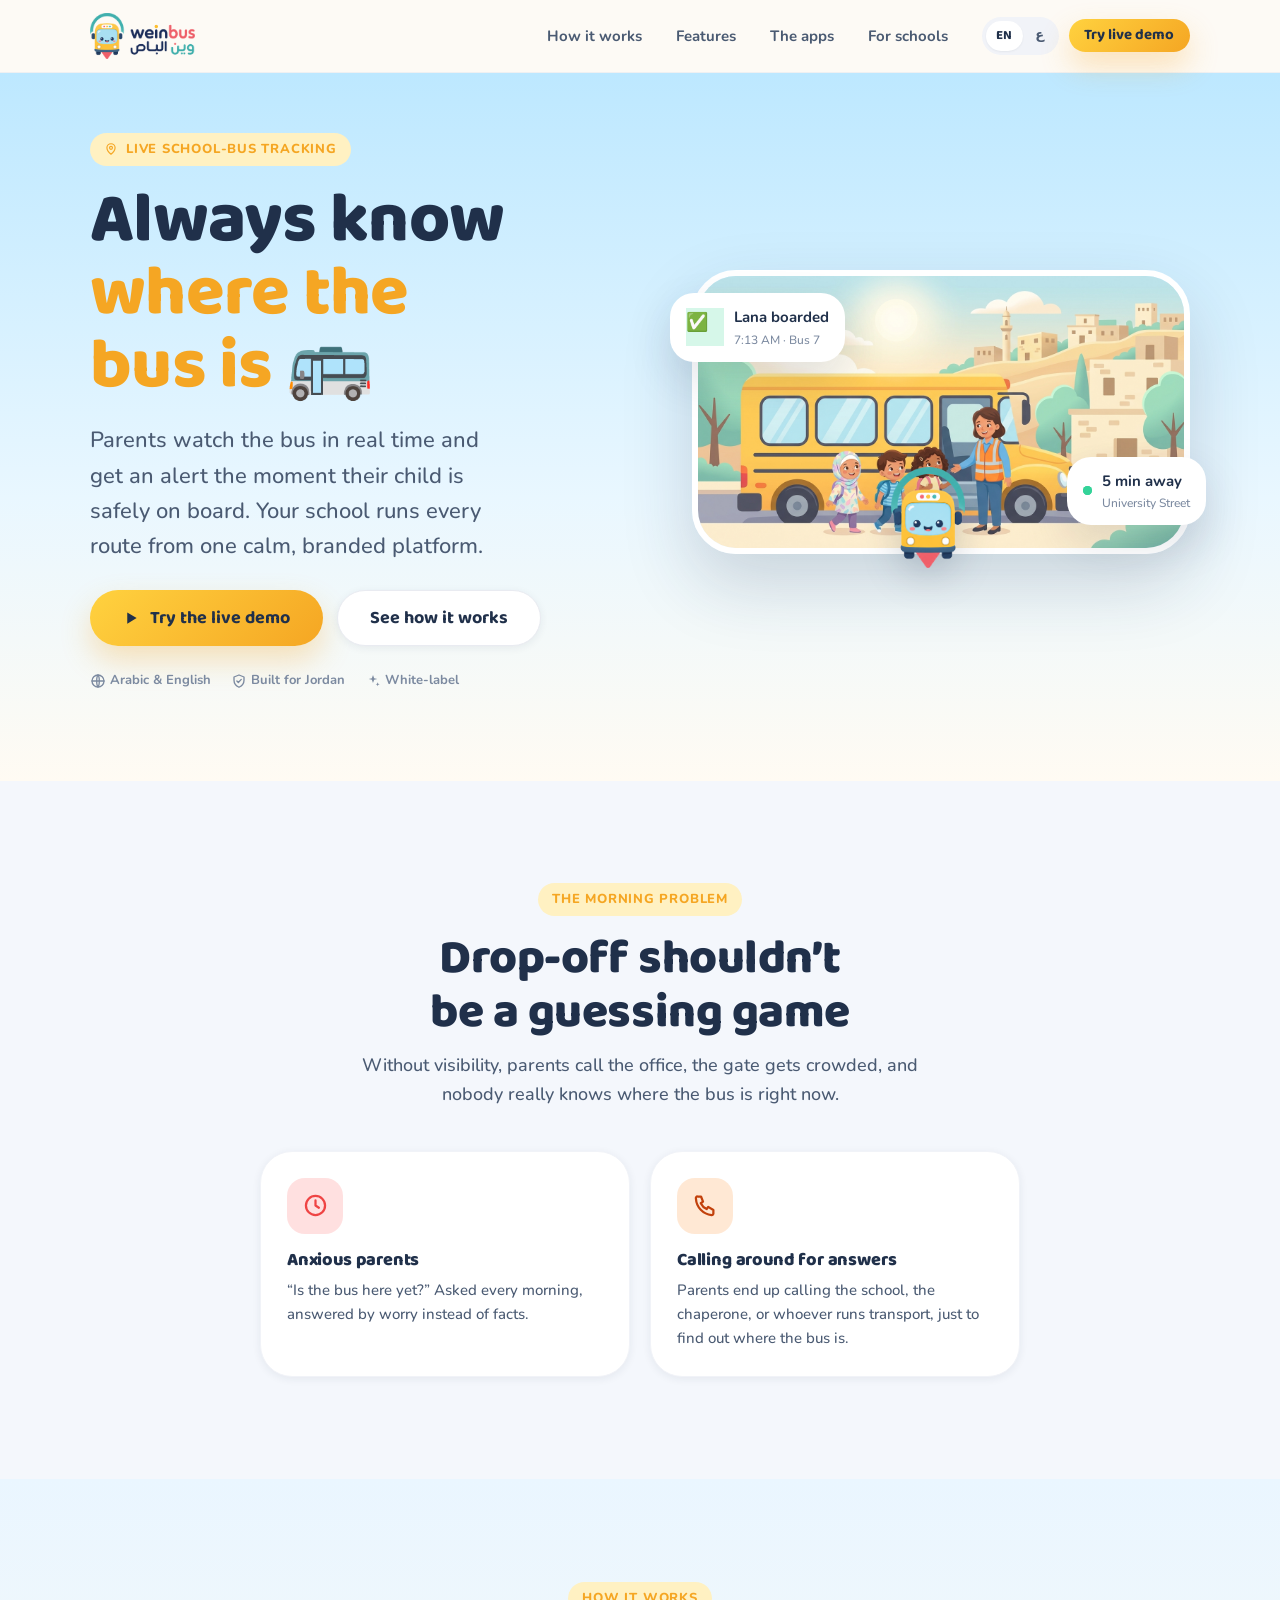
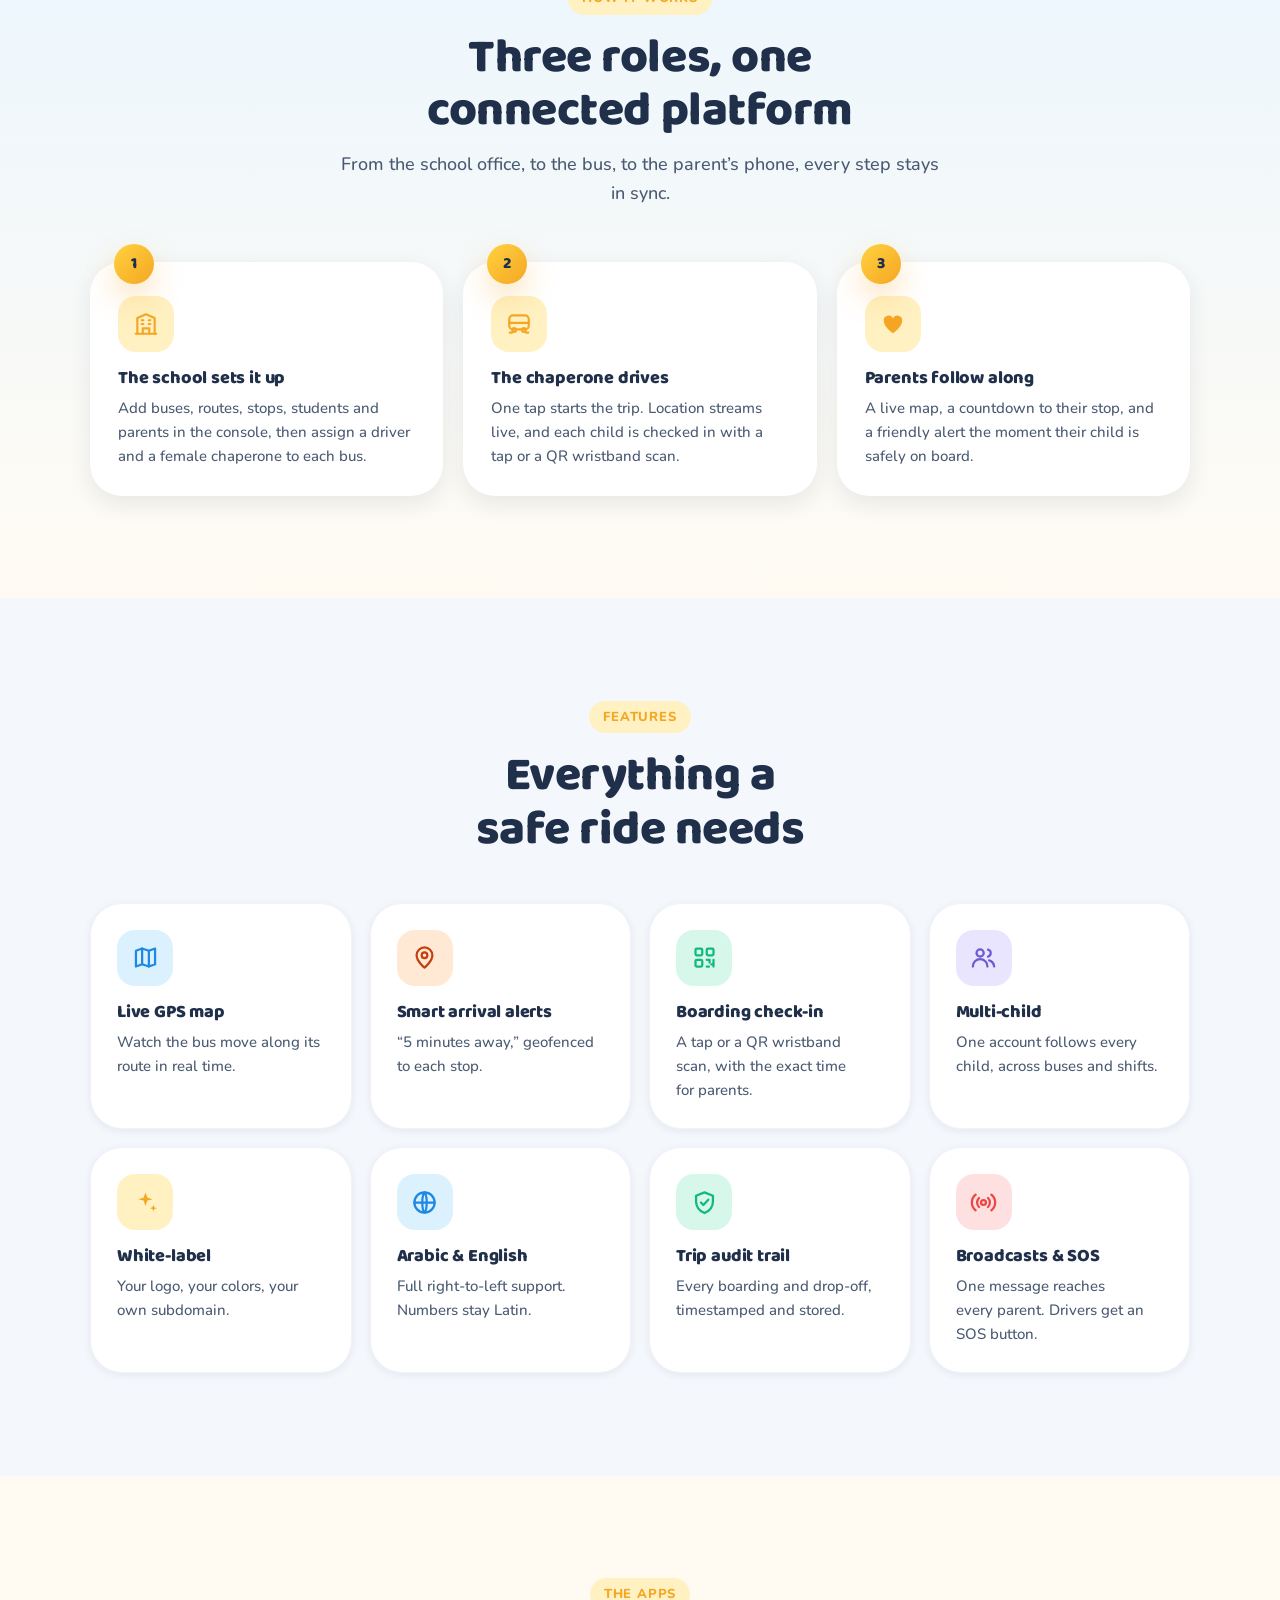
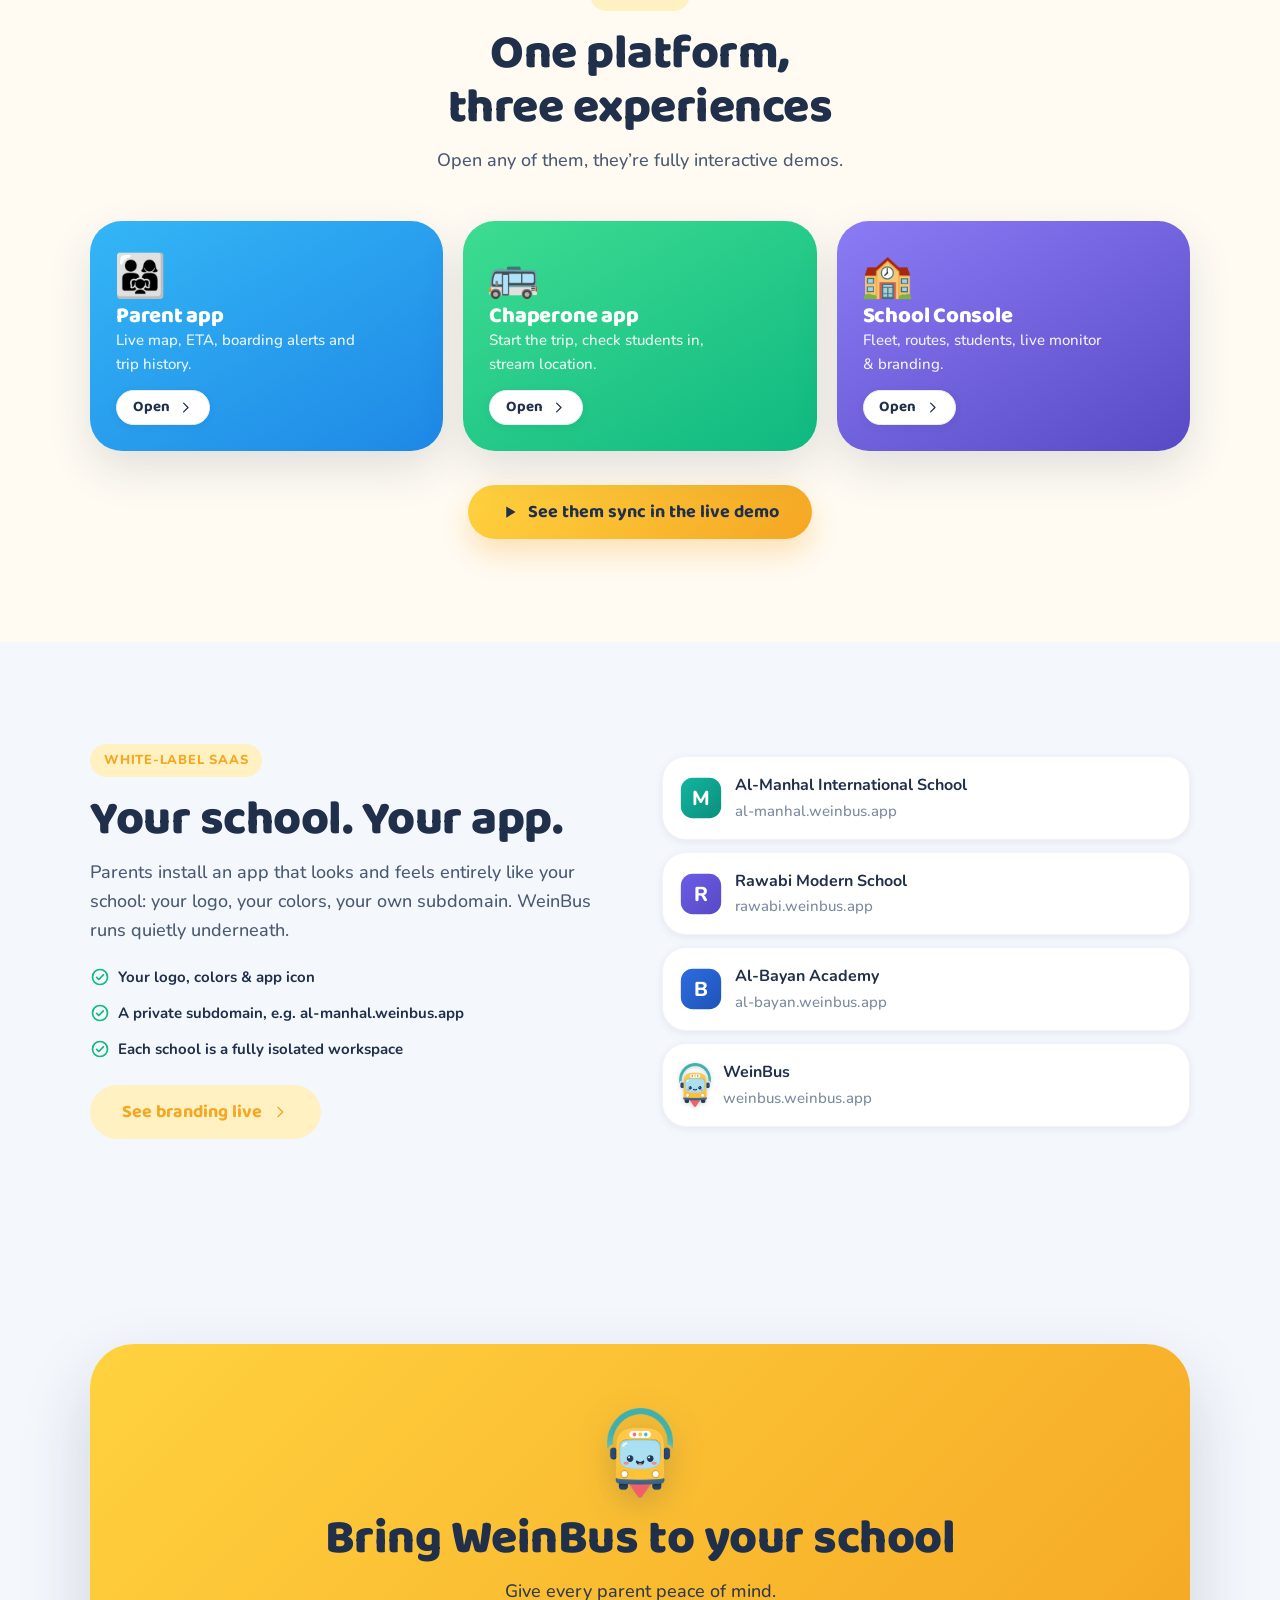
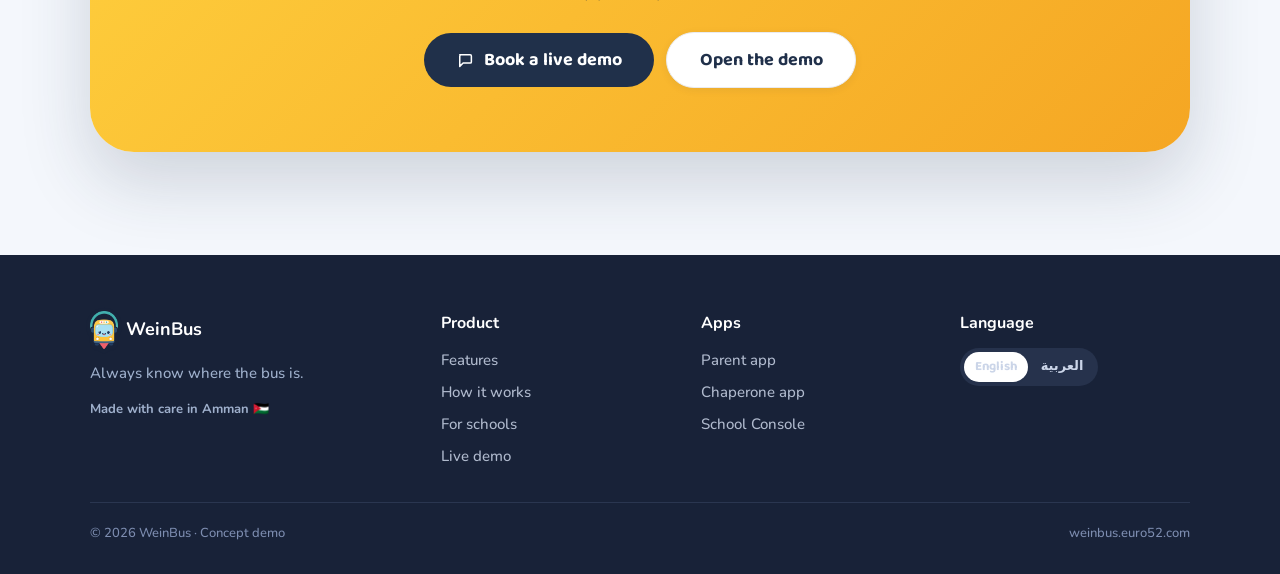
<file: index.html>
<!doctype html>
<html lang="en" dir="ltr">
<head>
<meta charset="utf-8">
<meta name="viewport" content="width=device-width, initial-scale=1">
<title>WeinBus, Always know where the bus is</title>
<meta name="description" content="WeinBus is a white-label school-bus tracking platform for parents, chaperones and schools. Live bus location, arrival alerts and boarding check-ins, bilingual Arabic & English, built for Jordan.">
<meta name="theme-color" content="#FFC727">
<link rel="icon" href="favicon.svg" type="image/svg+xml">
<meta property="og:title" content="WeinBus, Always know where the bus is">
<meta property="og:description" content="Live school-bus tracking for parents, chaperones & schools. Bilingual, white-label, built for Jordan.">
<meta property="og:type" content="website">
<script>(function(){var h=document.documentElement;h.lang='en';h.dir='ltr';h.setAttribute('data-brand','weinbus');})();</script>
<link rel="preconnect" href="https://fonts.googleapis.com">
<link rel="preconnect" href="https://fonts.gstatic.com" crossorigin>
<link href="https://fonts.googleapis.com/css2?family=Baloo+2:wght@500;600;700;800&family=Nunito:wght@500;600;700;800&family=Cairo:wght@500;600;700;800&display=swap" rel="stylesheet">
<link rel="stylesheet" href="assets/css/tokens.css?v=10">
<link rel="stylesheet" href="assets/css/base.css?v=10">
<link rel="stylesheet" href="assets/css/components.css?v=10">
<link rel="stylesheet" href="assets/css/site.css?v=10">
</head>
<body>
  <div id="page"></div>
  <script src="assets/js/i18n.js?v=10"></script>
  <script src="assets/js/data.js?v=10"></script>
  <script src="assets/js/ui.js?v=10"></script>
  <script src="assets/js/brand.js?v=10"></script>
  <script src="assets/js/landing.js?v=10"></script>
</body>
</html>
</file>
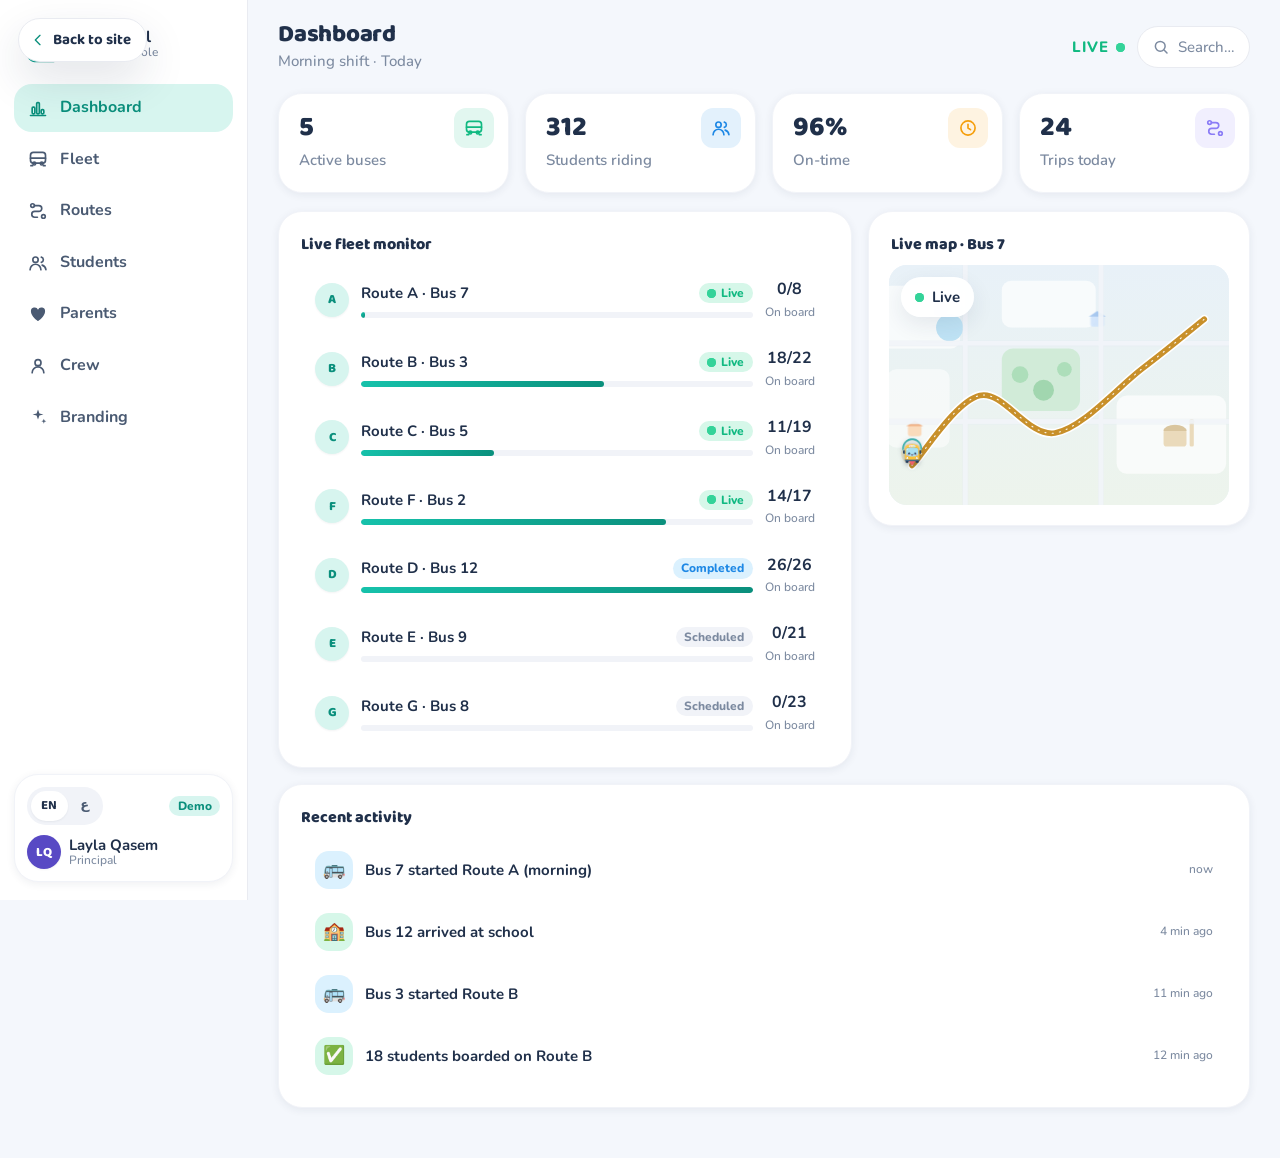
<file: admin.html>
<!doctype html>
<html lang="en" dir="ltr">
<head>
<meta charset="utf-8">
<meta name="viewport" content="width=device-width, initial-scale=1">
<title>WeinBus · School Console</title>
<meta name="theme-color" content="#FFC727">
<link rel="icon" href="favicon.svg" type="image/svg+xml">
<script>(function(){var l=localStorage.getItem('wb_lang')||'en';var b=localStorage.getItem('wb_brand')||'weinbus';var h=document.documentElement;h.lang=l;h.dir=l==='ar'?'rtl':'ltr';h.setAttribute('data-brand',b);})();</script>
<link rel="preconnect" href="https://fonts.googleapis.com">
<link rel="preconnect" href="https://fonts.gstatic.com" crossorigin>
<link href="https://fonts.googleapis.com/css2?family=Baloo+2:wght@500;600;700;800&family=Nunito:wght@500;600;700;800&family=Cairo:wght@500;600;700;800&display=swap" rel="stylesheet">
<link rel="stylesheet" href="assets/css/tokens.css?v=10">
<link rel="stylesheet" href="assets/css/base.css?v=10">
<link rel="stylesheet" href="assets/css/components.css?v=10">
<link rel="stylesheet" href="assets/css/apps.css?v=10">
</head>
<body>
  <div class="admin">
    <aside class="admin-side">
      <div class="row gap2" style="padding:6px 10px 16px">
        <span data-brand-logo="40"></span>
        <div style="line-height:1.1"><b data-brand-short style="font-size:var(--fs-md)">WeinBus</b><div class="muted tiny">School Console</div></div>
      </div>
      <nav id="nav" class="stack gap1 grow"></nav>
      <div class="card card--pad" style="padding:12px">
        <div class="row between" style="margin-bottom:10px">
          <div class="seg seg--sm" id="side-lang">
            <button data-l="en" class="active">EN</button><button data-l="ar">ع</button>
          </div>
          <span class="badge badge--brand"><span data-i18n="common.demo">Demo</span></span>
        </div>
        <div class="row gap2"><div class="avatar avatar--sm" style="background:#5849C4">LQ</div>
          <div style="line-height:1.1"><b class="small" id="admin-user">Layla Qasem</b><div class="muted tiny" id="admin-role">Principal</div></div></div>
      </div>
    </aside>
    <main class="admin-main" id="main"></main>
  </div>

  <script src="assets/js/i18n.js?v=10"></script>
  <script src="assets/js/data.js?v=10"></script>
  <script src="assets/js/ui.js?v=10"></script>
  <script src="assets/js/brand.js?v=10"></script>
  <script src="assets/js/trip-sim.js?v=10"></script>
  <script src="assets/js/map.js?v=10"></script>
  <script src="assets/js/admin.js?v=10"></script>
</body>
</html>
</file>
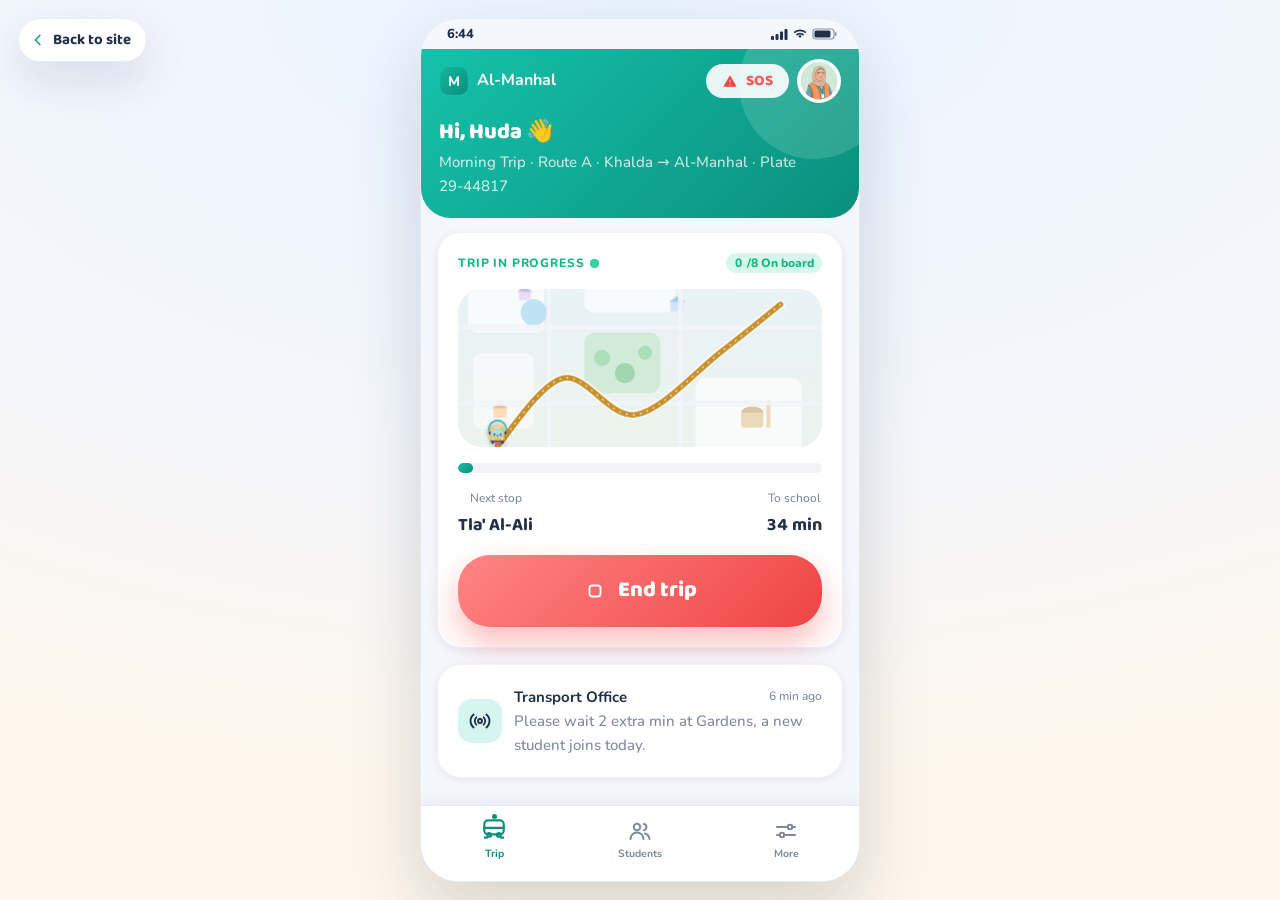
<file: chaperone.html>
<!doctype html>
<html lang="en" dir="ltr">
<head>
<meta charset="utf-8">
<meta name="viewport" content="width=device-width, initial-scale=1, viewport-fit=cover">
<title>WeinBus · Chaperone</title>
<meta name="theme-color" content="#FFC727">
<link rel="icon" href="favicon.svg" type="image/svg+xml">
<script>(function(){var l=localStorage.getItem('wb_lang')||'en';var b=localStorage.getItem('wb_brand')||'weinbus';var h=document.documentElement;h.lang=l;h.dir=l==='ar'?'rtl':'ltr';h.setAttribute('data-brand',b);})();</script>
<link rel="preconnect" href="https://fonts.googleapis.com">
<link rel="preconnect" href="https://fonts.gstatic.com" crossorigin>
<link href="https://fonts.googleapis.com/css2?family=Baloo+2:wght@500;600;700;800&family=Nunito:wght@500;600;700;800&family=Cairo:wght@500;600;700;800&display=swap" rel="stylesheet">
<link rel="stylesheet" href="assets/css/tokens.css?v=10">
<link rel="stylesheet" href="assets/css/base.css?v=10">
<link rel="stylesheet" href="assets/css/components.css?v=10">
<link rel="stylesheet" href="assets/css/apps.css?v=10">
<style>
  body { display: flex; align-items: center; justify-content: center; min-height: 100vh; background: var(--bg); }
  @media (min-width: 600px){ body { background: radial-gradient(120% 90% at 50% 0%, #EAF4FF 0%, #F4F7FC 55%, #FFF7EC 100%); } }
</style>
</head>
<body>
  <div class="app" id="app">
    <div class="statusbar">
      <span id="clock" class="num">7:13</span>
      <span class="row gap1" aria-hidden="true">
        <svg width="17" height="11" viewBox="0 0 17 11" fill="currentColor"><rect x="0" y="7" width="3" height="4" rx="1"/><rect x="4.5" y="5" width="3" height="6" rx="1"/><rect x="9" y="2.5" width="3" height="8.5" rx="1"/><rect x="13.5" y="0" width="3" height="11" rx="1"/></svg>
        <svg width="16" height="11" viewBox="0 0 16 11" fill="currentColor"><path d="M8 2.2c2 0 3.8.8 5.1 2.1l1.3-1.3A9 9 0 0 0 8 .4 9 9 0 0 0 1.6 3l1.3 1.3A7.2 7.2 0 0 1 8 2.2zM8 5.6c1.1 0 2.1.4 2.8 1.2l1.3-1.3A5.6 5.6 0 0 0 8 3.8a5.6 5.6 0 0 0-4.1 1.7l1.3 1.3A3.9 3.9 0 0 1 8 5.6zm0 3.3 1.8-1.8a2.5 2.5 0 0 0-3.6 0z"/></svg>
        <svg width="25" height="12" viewBox="0 0 25 12" fill="none"><rect x="1" y="1" width="21" height="10" rx="3" stroke="currentColor" stroke-width="1.2" opacity=".5"/><rect x="2.5" y="2.5" width="16" height="7" rx="1.6" fill="currentColor"/><rect x="23" y="4" width="1.5" height="4" rx="1" fill="currentColor" opacity=".5"/></svg>
      </span>
    </div>

    <div id="view-trip" class="view active"></div>
    <div id="view-students" class="view"></div>
    <div id="view-more" class="view"></div>

    <nav class="tabbar" id="tabbar"></nav>
  </div>

  <script src="assets/js/i18n.js?v=10"></script>
  <script src="assets/js/data.js?v=10"></script>
  <script src="assets/js/ui.js?v=10"></script>
  <script src="assets/js/brand.js?v=10"></script>
  <script src="assets/js/trip-sim.js?v=10"></script>
  <script src="assets/js/map.js?v=10"></script>
  <script src="assets/js/chaperone.js?v=10"></script>
</body>
</html>
</file>
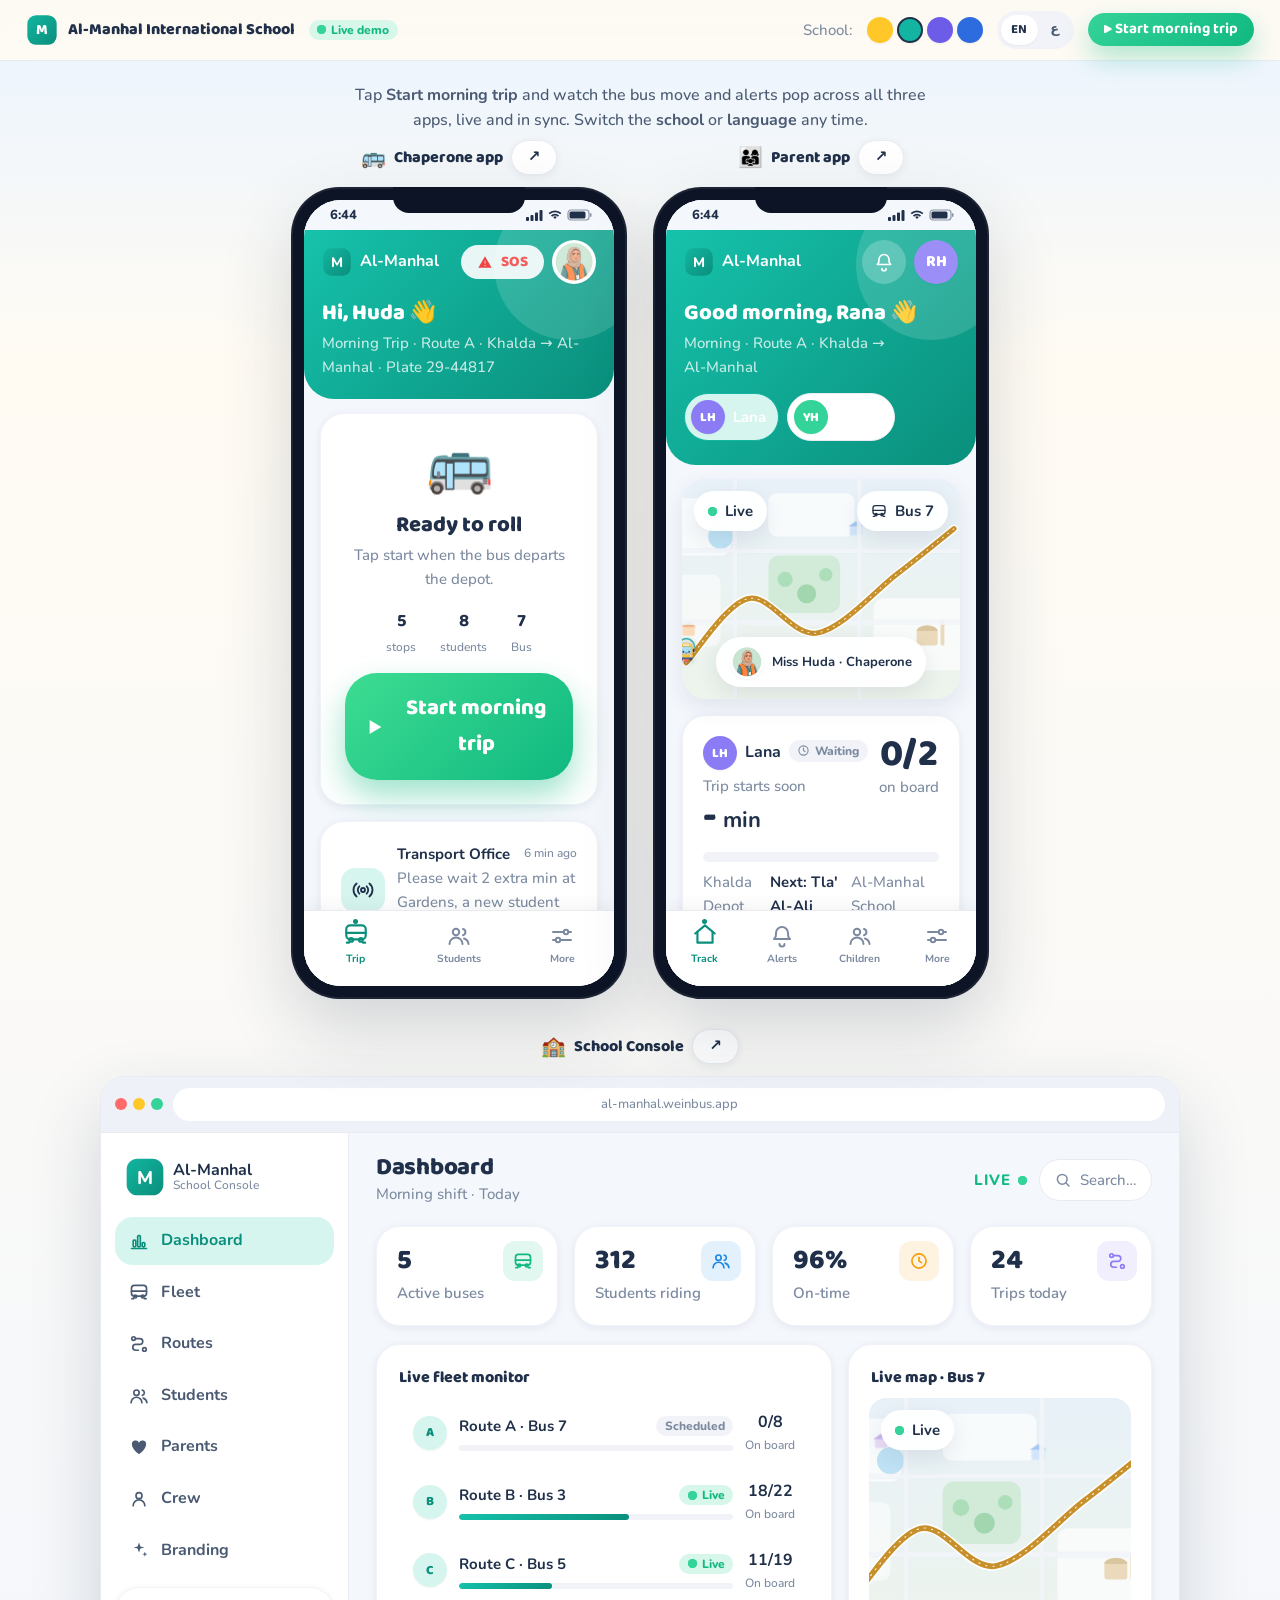
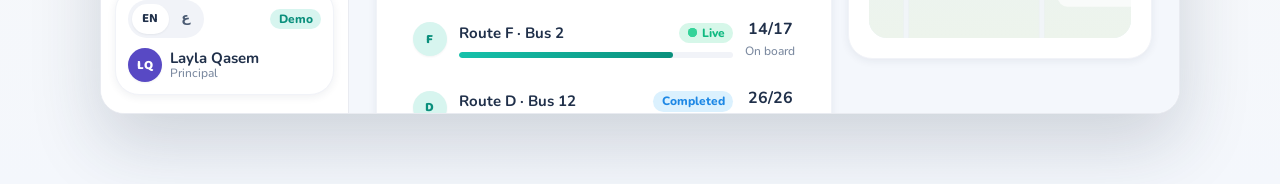
<file: demo.html>
<!doctype html>
<html lang="en" dir="ltr">
<head>
<meta charset="utf-8">
<meta name="viewport" content="width=device-width, initial-scale=1">
<title>WeinBus · Live Demo</title>
<meta name="theme-color" content="#FFC727">
<link rel="icon" href="favicon.svg" type="image/svg+xml">
<script>(function(){var l=localStorage.getItem('wb_lang')||'en';var b=localStorage.getItem('wb_brand')||'weinbus';var h=document.documentElement;h.lang=l;h.dir=l==='ar'?'rtl':'ltr';h.setAttribute('data-brand',b);})();</script>
<link rel="preconnect" href="https://fonts.googleapis.com">
<link rel="preconnect" href="https://fonts.gstatic.com" crossorigin>
<link href="https://fonts.googleapis.com/css2?family=Baloo+2:wght@500;600;700;800&family=Nunito:wght@500;600;700;800&family=Cairo:wght@500;600;700;800&display=swap" rel="stylesheet">
<link rel="stylesheet" href="assets/css/tokens.css?v=10">
<link rel="stylesheet" href="assets/css/base.css?v=10">
<link rel="stylesheet" href="assets/css/components.css?v=10">
<link rel="stylesheet" href="assets/css/apps.css?v=10">
<link rel="stylesheet" href="assets/css/site.css?v=10">
<style> body { background: linear-gradient(180deg,#EAF4FF 0%, #FFFBF3 360px, #F4F7FC 100%); min-height: 100vh; } </style>
</head>
<body>
  <div class="democ-bar"><div class="democ-in">
    <a class="nav__logo" href="index.html" style="font-size:var(--fs-md)"><span data-brand-logo="32"></span><span data-brand-name>WeinBus</span></a>
    <span class="badge badge--ok"><span class="live-dot"></span><span data-i18n="demo.live">Live demo</span></span>
    <div class="grow"></div>
    <span class="muted small hide-mobile" data-i18n="demo.brandLabel">School:</span>
    <div class="row gap1" id="demo-brands"></div>
    <div class="seg seg--sm"><button data-lang-opt="en">EN</button><button data-lang-opt="ar">ع</button></div>
    <button class="btn btn--green btn--sm pulse-btn" id="demo-start"><span data-i18n="demo.start">Start trip</span></button>
  </div></div>

  <div class="cockpit">
    <p class="demo-hint reveal" data-i18n-html="demo.hint">Tap <b>Start morning trip</b> and watch the bus move and alerts pop across all three apps, live and in sync.</p>
    <div class="cockpit-row">
      <div class="device">
        <div class="device-label"><span class="em">🚌</span> <span data-i18n="demo.chaperone">Chaperone app</span>
          <a class="btn btn--ghost btn--sm" href="chaperone.html" target="_blank" data-i18n-aria="demo.open" title="Open">↗</a></div>
        <div class="phone phone--demo"><div class="phone__notch"></div><div class="phone__screen"><iframe src="chaperone.html" title="Chaperone app"></iframe></div></div>
      </div>
      <div class="device">
        <div class="device-label"><span class="em">👨‍👩‍👧</span> <span data-i18n="demo.parent">Parent app</span>
          <a class="btn btn--ghost btn--sm" href="parent.html" target="_blank" title="Open">↗</a></div>
        <div class="phone phone--demo"><div class="phone__notch"></div><div class="phone__screen"><iframe src="parent.html" title="Parent app"></iframe></div></div>
      </div>
    </div>
    <div class="cockpit-row">
      <div class="device" style="width:min(1080px,100%)">
        <div class="device-label"><span class="em">🏫</span> <span data-i18n="demo.school">School Console</span>
          <a class="btn btn--ghost btn--sm" href="admin.html" target="_blank" title="Open">↗</a></div>
        <div class="browser browser--demo">
          <div class="browser__bar"><span class="browser__dots"><i style="background:#FF6B6B"></i><i style="background:#FFC727"></i><i style="background:#34D399"></i></span>
            <span class="browser__url num" id="demo-url">al-manhal.weinbus.app</span></div>
          <div class="browser__body"><iframe src="admin.html" title="School Console"></iframe></div>
        </div>
      </div>
    </div>
  </div>

  <script src="assets/js/i18n.js?v=10"></script>
  <script src="assets/js/data.js?v=10"></script>
  <script src="assets/js/ui.js?v=10"></script>
  <script src="assets/js/brand.js?v=10"></script>
  <script src="assets/js/trip-sim.js?v=10"></script>
  <script src="assets/js/demo.js?v=10"></script>
</body>
</html>
</file>
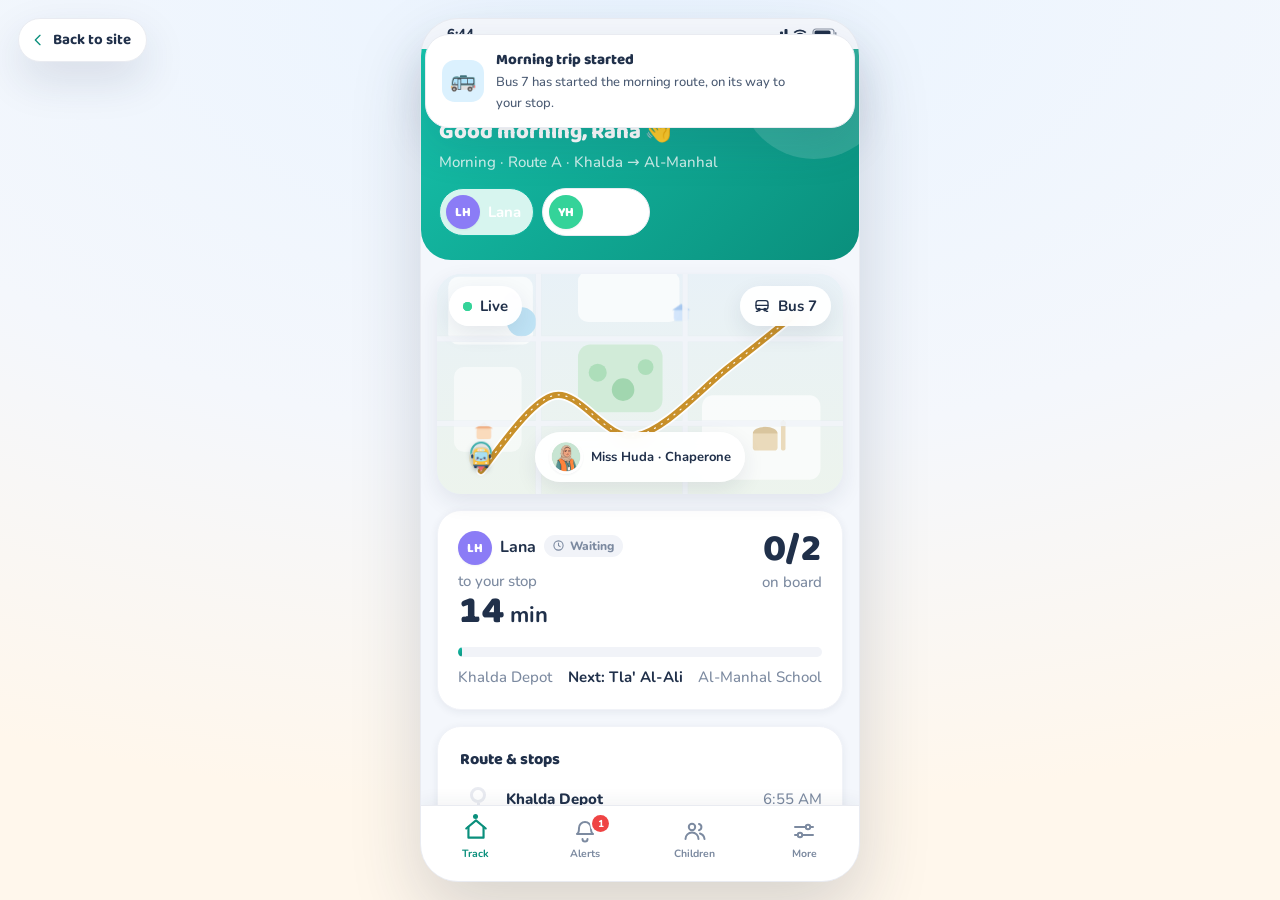
<file: parent.html>
<!doctype html>
<html lang="en" dir="ltr">
<head>
<meta charset="utf-8">
<meta name="viewport" content="width=device-width, initial-scale=1, viewport-fit=cover">
<title>WeinBus · Parent</title>
<meta name="theme-color" content="#FFC727">
<link rel="icon" href="favicon.svg" type="image/svg+xml">
<script>(function(){var l=localStorage.getItem('wb_lang')||'en';var b=localStorage.getItem('wb_brand')||'weinbus';var h=document.documentElement;h.lang=l;h.dir=l==='ar'?'rtl':'ltr';h.setAttribute('data-brand',b);})();</script>
<link rel="preconnect" href="https://fonts.googleapis.com">
<link rel="preconnect" href="https://fonts.gstatic.com" crossorigin>
<link href="https://fonts.googleapis.com/css2?family=Baloo+2:wght@500;600;700;800&family=Nunito:wght@500;600;700;800&family=Cairo:wght@500;600;700;800&display=swap" rel="stylesheet">
<link rel="stylesheet" href="assets/css/tokens.css?v=10">
<link rel="stylesheet" href="assets/css/base.css?v=10">
<link rel="stylesheet" href="assets/css/components.css?v=10">
<link rel="stylesheet" href="assets/css/apps.css?v=10">
<style>
  body { display: flex; align-items: center; justify-content: center; min-height: 100vh; background: var(--bg); }
  @media (min-width: 600px){ body { background: radial-gradient(120% 90% at 50% 0%, #EAF4FF 0%, #F4F7FC 55%, #FFF7EC 100%); } }
</style>
</head>
<body>
  <div class="app" id="app">
    <div class="statusbar">
      <span id="clock" class="num">7:13</span>
      <span class="row gap1" aria-hidden="true">
        <svg width="17" height="11" viewBox="0 0 17 11" fill="currentColor"><rect x="0" y="7" width="3" height="4" rx="1"/><rect x="4.5" y="5" width="3" height="6" rx="1"/><rect x="9" y="2.5" width="3" height="8.5" rx="1"/><rect x="13.5" y="0" width="3" height="11" rx="1"/></svg>
        <svg width="16" height="11" viewBox="0 0 16 11" fill="currentColor"><path d="M8 2.2c2 0 3.8.8 5.1 2.1l1.3-1.3A9 9 0 0 0 8 .4 9 9 0 0 0 1.6 3l1.3 1.3A7.2 7.2 0 0 1 8 2.2zM8 5.6c1.1 0 2.1.4 2.8 1.2l1.3-1.3A5.6 5.6 0 0 0 8 3.8a5.6 5.6 0 0 0-4.1 1.7l1.3 1.3A3.9 3.9 0 0 1 8 5.6zm0 3.3 1.8-1.8a2.5 2.5 0 0 0-3.6 0z"/></svg>
        <svg width="25" height="12" viewBox="0 0 25 12" fill="none"><rect x="1" y="1" width="21" height="10" rx="3" stroke="currentColor" stroke-width="1.2" opacity=".5"/><rect x="2.5" y="2.5" width="16" height="7" rx="1.6" fill="currentColor"/><rect x="23" y="4" width="1.5" height="4" rx="1" fill="currentColor" opacity=".5"/></svg>
      </span>
    </div>

    <div id="view-track" class="view active"></div>
    <div id="view-alerts" class="view"></div>
    <div id="view-kids" class="view"></div>
    <div id="view-more" class="view"></div>

    <nav class="tabbar" id="tabbar"></nav>
  </div>

  <script src="assets/js/i18n.js?v=10"></script>
  <script src="assets/js/data.js?v=10"></script>
  <script src="assets/js/ui.js?v=10"></script>
  <script src="assets/js/brand.js?v=10"></script>
  <script src="assets/js/trip-sim.js?v=10"></script>
  <script src="assets/js/map.js?v=10"></script>
  <script src="assets/js/parent.js?v=10"></script>
</body>
</html>
</file>
<file: assets/css/tokens.css>
/* ============================================================================
   WeinBus, Design Tokens
   The single source of truth for color, type, space, radius, shadow & motion.
   White-label brand vars (--brand-*) are overridden per school by brand.js.
   ========================================================================== */

:root {
  /* ---- WeinBus core palette (default brand) ---------------------------- */
  --wb-yellow:      #FFC727;   /* school-bus sunshine */
  --wb-yellow-deep: #F5A623;
  --wb-yellow-soft: #FFF1C2;
  --wb-blue:        #29B6F6;   /* friendly sky */
  --wb-blue-deep:   #1E88E5;
  --wb-blue-soft:   #DBF1FE;
  --wb-green:       #34D399;   /* go / checked-in */
  --wb-green-deep:  #10B981;
  --wb-green-soft:  #D6F7E9;
  --wb-coral:       #FF6B6B;   /* alert / stop */
  --wb-coral-deep:  #EF4444;
  --wb-coral-soft:  #FFE0E0;
  --wb-purple:      #8B7CF6;   /* playful accent */
  --wb-purple-soft: #E9E5FF;
  --wb-amber:       #FB923C;   /* warning / late */
  --wb-amber-soft:  #FFE8D4;

  /* ---- Ink & neutrals (warm, never pure black) ------------------------ */
  --ink:        #20304A;       /* primary text, deep friendly navy */
  --ink-2:      #4A5A72;       /* secondary text */
  --ink-3:      #7C8AA0;       /* muted text */
  --line:       #E9EBF1;       /* hairline borders */
  --line-soft:  #F1F3F8;
  --surface:    #FFFFFF;       /* cards */
  --surface-2:  #FBFCFE;       /* raised alt */
  --bg:         #F4F7FC;       /* app background */
  --bg-warm:    #FFFBF3;       /* landing background */

  /* ---- White-label brand hooks (school.js overrides these) ------------ */
  --brand-primary:      var(--wb-yellow);
  --brand-primary-deep: var(--wb-yellow-deep);
  --brand-primary-soft: var(--wb-yellow-soft);
  --brand-secondary:    var(--wb-blue);
  --brand-secondary-deep:var(--wb-blue-deep);
  --brand-accent:       var(--wb-purple);
  --brand-ink:          var(--ink);
  --brand-on-primary:   #20304A;     /* text that sits on the primary color */
  --brand-gradient: linear-gradient(135deg, var(--wb-yellow) 0%, var(--wb-yellow-deep) 100%);
  --brand-sky: linear-gradient(180deg, #BDE8FF 0%, #E9F7FF 60%, #FFFBF3 100%);

  /* ---- Semantic ------------------------------------------------------- */
  --ok:    var(--wb-green-deep);
  --warn:  var(--wb-amber);
  --danger:var(--wb-coral-deep);
  --info:  var(--wb-blue-deep);
  --live:  var(--wb-green);

  /* ---- Typography ----------------------------------------------------- */
  /* Per-glyph fallback keeps Latin digits in the Latin font (numbers stay
     English) while Arabic letters render in the Arabic font automatically. */
  --font-display: "Baloo 2", "Baloo Bhaijaan 2", system-ui, sans-serif;
  --font-body:    "Nunito", "Cairo", system-ui, -apple-system, sans-serif;

  --fs-3xs: 0.6875rem;  /* 11 */
  --fs-2xs: 0.75rem;    /* 12 */
  --fs-xs:  0.8125rem;  /* 13 */
  --fs-sm:  0.9375rem;  /* 15 */
  --fs-md:  1rem;       /* 16 */
  --fs-lg:  1.125rem;   /* 18 */
  --fs-xl:  1.375rem;   /* 22 */
  --fs-2xl: 1.75rem;    /* 28 */
  --fs-3xl: clamp(2rem, 1.4rem + 2.6vw, 3rem);
  --fs-4xl: clamp(2.6rem, 1.6rem + 4.2vw, 4.4rem);
  --fw-reg: 500;
  --fw-med: 600;
  --fw-bold:700;
  --fw-x:   800;
  --lh-tight: 1.12;
  --lh-snug:  1.3;
  --lh-body:  1.6;

  /* ---- Spacing (4px base) -------------------------------------------- */
  --s1: 4px;  --s2: 8px;  --s3: 12px; --s4: 16px; --s5: 20px;
  --s6: 24px; --s7: 32px; --s8: 40px; --s9: 56px; --s10: 72px; --s12: 96px;

  /* ---- Radius (generous = friendly) ---------------------------------- */
  --r-xs: 8px;  --r-sm: 12px; --r-md: 18px; --r-lg: 24px;
  --r-xl: 32px; --r-2xl: 44px; --r-pill: 999px;

  /* ---- Shadows (soft, layered, warm) --------------------------------- */
  --sh-xs: 0 1px 2px rgba(32,48,74,.06);
  --sh-sm: 0 2px 8px rgba(32,48,74,.07);
  --sh-md: 0 8px 22px rgba(32,48,74,.09);
  --sh-lg: 0 18px 44px rgba(32,48,74,.13);
  --sh-xl: 0 30px 70px rgba(32,48,74,.18);
  --sh-pop: 0 14px 30px rgba(245,166,35,.30);
  --sh-inset: inset 0 2px 4px rgba(32,48,74,.06);

  /* ---- Motion --------------------------------------------------------- */
  --ease: cubic-bezier(.4, 0, .2, 1);
  --ease-out: cubic-bezier(.16, 1, .3, 1);
  --ease-bounce: cubic-bezier(.34, 1.56, .64, 1);
  --t-fast: .16s;
  --t-med:  .28s;
  --t-slow: .5s;

  /* ---- Layout --------------------------------------------------------- */
  --maxw: 1180px;
  --nav-h: 72px;
  --phone-w: 390px;
  --phone-h: 800px;
  --z-nav: 50; --z-sticky: 60; --z-overlay: 80; --z-toast: 90; --z-modal: 100;
}

/* Respect users who prefer less motion */
@media (prefers-reduced-motion: reduce) {
  *, *::before, *::after {
    animation-duration: .001ms !important;
    animation-iteration-count: 1 !important;
    transition-duration: .001ms !important;
    scroll-behavior: auto !important;
  }
}
</file>
<file: assets/css/base.css>
/* ============================================================================
   WeinBus, Base: reset, typography, RTL, shared keyframes, utilities
   ========================================================================== */

*, *::before, *::after { box-sizing: border-box; margin: 0; padding: 0; }

html { -webkit-text-size-adjust: 100%; scroll-behavior: smooth; }

body {
  font-family: var(--font-body);
  font-weight: var(--fw-reg);
  font-size: var(--fs-md);
  line-height: var(--lh-body);
  color: var(--ink);
  background: var(--bg);
  -webkit-font-smoothing: antialiased;
  text-rendering: optimizeLegibility;
  overflow-x: hidden;
}

h1, h2, h3, h4, h5 {
  font-family: var(--font-display);
  font-weight: var(--fw-x);
  line-height: var(--lh-tight);
  color: var(--ink);
  letter-spacing: -0.01em;
}

/* Arabic display fonts read better a touch heavier & with normal tracking */
html[lang="ar"] h1, html[lang="ar"] h2, html[lang="ar"] h3,
html[lang="ar"] h4, html[lang="ar"] h5 { letter-spacing: 0; line-height: 1.25; }
html[lang="ar"] body { line-height: 1.7; }
/* All Arabic UI uses Cairo, headings and body */
html[lang="ar"] { --font-display: "Cairo", system-ui, sans-serif; --font-body: "Cairo", system-ui, -apple-system, sans-serif; }

p { color: var(--ink-2); }
/* Smoother multi-line wrapping: balance short headings, avoid orphan words */
body { text-wrap: pretty; }
h1, h2, h3, h4, h5, .h-sec, .greet, .sec-title, .tl-name, .toast__title, .feature h3 { text-wrap: balance; }
a { color: inherit; text-decoration: none; }
button, input, select, textarea { font: inherit; color: inherit; }
button { cursor: pointer; border: none; background: none; }
img, svg, video { display: block; max-width: 100%; }
ul, ol { list-style: none; }

::selection { background: var(--brand-primary); color: var(--brand-on-primary); }

:focus-visible {
  outline: 3px solid var(--wb-blue);
  outline-offset: 2px;
  border-radius: 6px;
}

/* Friendly scrollbars */
* { scrollbar-width: thin; scrollbar-color: var(--line) transparent; }
*::-webkit-scrollbar { width: 10px; height: 10px; }
*::-webkit-scrollbar-thumb { background: var(--line); border-radius: 99px; border: 3px solid transparent; background-clip: content-box; }
*::-webkit-scrollbar-thumb:hover { background: var(--ink-3); background-clip: content-box; }

/* ---- Layout utilities ------------------------------------------------- */
.container { width: 100%; max-width: var(--maxw); margin-inline: auto; padding-inline: clamp(18px, 4vw, 40px); }
.stack    { display: flex; flex-direction: column; }
.row      { display: flex; align-items: center; }
.row.wrap { flex-wrap: wrap; }
.between  { justify-content: space-between; }
.center   { align-items: center; justify-content: center; }
.gap1{gap:var(--s1)} .gap2{gap:var(--s2)} .gap3{gap:var(--s3)} .gap4{gap:var(--s4)}
.gap5{gap:var(--s5)} .gap6{gap:var(--s6)} .gap7{gap:var(--s7)} .gap8{gap:var(--s8)}
.grow { flex: 1 1 auto; }
.wrap-text { overflow-wrap: anywhere; }
.nowrap { white-space: nowrap; }

/* ---- Text utilities --------------------------------------------------- */
.muted   { color: var(--ink-3); }
.dim     { color: var(--ink-2); }
.tiny    { font-size: var(--fs-2xs); }
.small   { font-size: var(--fs-sm); }
.big     { font-size: var(--fs-xl); }
.bold    { font-weight: var(--fw-bold); }
.x-bold  { font-weight: var(--fw-x); }
.display { font-family: var(--font-display); font-weight: var(--fw-x); }
.center-text { text-align: center; }
.truncate { overflow: hidden; text-overflow: ellipsis; white-space: nowrap; }
.uppercase { text-transform: uppercase; letter-spacing: .08em; font-size: var(--fs-2xs); font-weight: var(--fw-bold); }
/* digits always Latin / tabular; force LTR so phones/plates/times never reorder in RTL */
.num { font-variant-numeric: tabular-nums; font-feature-settings: "tnum"; direction: ltr; unicode-bidi: isolate; }
html[dir="rtl"] .num { text-align: inherit; }

.hide { display: none !important; }
@media (max-width: 720px){ .hide-mobile { display: none !important; } }
@media (min-width: 721px){ .only-mobile { display: none !important; } }

/* ---- Shared keyframes ------------------------------------------------- */
@keyframes float    { 0%,100%{ transform: translateY(0) } 50%{ transform: translateY(-10px) } }
@keyframes floatX   { 0%,100%{ transform: translateX(0) } 50%{ transform: translateX(8px) } }
@keyframes bobble   { 0%,100%{ transform: translateY(0) rotate(-1.5deg) } 50%{ transform: translateY(-7px) rotate(1.5deg) } }
@keyframes pop      { 0%{ transform: scale(.6); opacity: 0 } 60%{ transform: scale(1.08) } 100%{ transform: scale(1); opacity: 1 } }
@keyframes popIn    { from{ transform: scale(.9); opacity: 0 } to{ transform: scale(1); opacity: 1 } }
@keyframes fadeUp   { from{ transform: translateY(22px); opacity: 0 } to{ transform: translateY(0); opacity: 1 } }
@keyframes fadeIn   { from{ opacity: 0 } to{ opacity: 1 } }
@keyframes pulse    { 0%{ box-shadow: 0 0 0 0 rgba(52,211,153,.55) } 70%{ box-shadow: 0 0 0 12px rgba(52,211,153,0) } 100%{ box-shadow: 0 0 0 0 rgba(52,211,153,0) } }
@keyframes pulseDot { 0%,100%{ transform: scale(1); opacity: 1 } 50%{ transform: scale(.6); opacity:.5 } }
@keyframes spin     { to { transform: rotate(360deg) } }
@keyframes wiggle   { 0%,100%{ transform: rotate(0) } 25%{ transform: rotate(-7deg) } 75%{ transform: rotate(7deg) } }
@keyframes shimmer  { 0%{ background-position: -460px 0 } 100%{ background-position: 460px 0 } }
@keyframes roadMove { to { background-position-x: -80px; } }
@keyframes wheelSpin{ to { transform: rotate(360deg); } }
@keyframes confettiFall { to { transform: translateY(130px) rotate(360deg); opacity: 0; } }
@keyframes ring { 0%{ transform: scale(.7); opacity:.7 } 100%{ transform: scale(2.4); opacity: 0 } }

/* RTL flips horizontal-drift animations so motion still reads "forward" */
html[dir="rtl"] .flipX { transform: scaleX(-1); }

/* ---- Reveal on scroll (driven by ui.js IntersectionObserver) ---------- */
.reveal { opacity: 0; transform: translateY(28px); transition: opacity .7s var(--ease-out), transform .7s var(--ease-out); }
.reveal.in { opacity: 1; transform: none; }
.reveal.d1{ transition-delay: .08s } .reveal.d2{ transition-delay:.16s }
.reveal.d3{ transition-delay: .24s } .reveal.d4{ transition-delay:.32s }
.reveal.d5{ transition-delay: .40s } .reveal.d6{ transition-delay:.48s }

/* Visually hidden but accessible */
.vh { position: absolute !important; width:1px; height:1px; padding:0; margin:-1px; overflow:hidden; clip: rect(0 0 0 0); white-space: nowrap; border:0; }

/* Loading spinner */
.spinner { width: 22px; height: 22px; border-radius: 50%; border: 3px solid var(--line); border-top-color: var(--brand-primary-deep); animation: spin .7s linear infinite; }
</file>
<file: assets/css/components.css>
/* ============================================================================
   WeinBus, Component kit (shared by landing + all three apps)
   Brand-aware (uses --brand-*) and RTL-safe (logical properties).
   ========================================================================== */

/* ---- Buttons ---------------------------------------------------------- */
.btn {
  display: inline-flex; align-items: center; justify-content: center; gap: .55em;
  font-family: var(--font-display); font-weight: var(--fw-bold); font-size: var(--fs-md);
  line-height: 1; padding: .85em 1.4em; border-radius: var(--r-pill); white-space: nowrap;
  user-select: none; -webkit-tap-highlight-color: transparent;
  transition: transform var(--t-fast) var(--ease-bounce), box-shadow var(--t-med), filter var(--t-fast), background var(--t-fast), border-color var(--t-fast);
}
.btn:active { transform: translateY(1px) scale(.985); }
.btn--primary { background: var(--brand-gradient); color: var(--brand-on-primary); box-shadow: var(--sh-pop); }
.btn--primary:hover { filter: brightness(1.04); transform: translateY(-2px); box-shadow: 0 18px 38px rgba(245,166,35,.42); }
.btn--blue  { background: linear-gradient(135deg, var(--wb-blue), var(--wb-blue-deep)); color: #fff; box-shadow: 0 12px 26px rgba(30,136,229,.3); }
.btn--blue:hover { transform: translateY(-2px); filter: brightness(1.04); }
.btn--green { background: linear-gradient(135deg, var(--wb-green), var(--wb-green-deep)); color: #fff; box-shadow: 0 12px 26px rgba(16,185,129,.32); }
.btn--danger{ background: linear-gradient(135deg, #FF8585, var(--wb-coral-deep)); color: #fff; box-shadow: 0 12px 26px rgba(239,68,68,.3); }
.btn--ghost { background: var(--surface); color: var(--ink); box-shadow: var(--sh-sm); border: 1.5px solid var(--line); }
.btn--ghost:hover { border-color: var(--brand-primary); transform: translateY(-2px); }
.btn--soft  { background: var(--brand-primary-soft); color: var(--brand-primary-deep); }
.btn--soft:hover { filter: brightness(.98); }
.btn--dark  { background: var(--ink); color: #fff; }
.btn--lg { font-size: var(--fs-lg); padding: 1em 1.8em; }
.btn--sm { font-size: var(--fs-sm); padding: .6em 1.05em; }
.btn--block { width: 100%; }
.btn--icon { padding: .7em; border-radius: var(--r-md); aspect-ratio: 1; }
.btn--pill-icon { width: 44px; height: 44px; border-radius: 50%; padding: 0; }
.btn[disabled] { opacity: .45; pointer-events: none; box-shadow: none; }

/* ---- Cards ------------------------------------------------------------ */
.card { background: var(--surface); border-radius: var(--r-lg); box-shadow: var(--sh-sm); border: 1px solid var(--line-soft); }
.card--pad   { padding: var(--s5); }
.card--pad-lg{ padding: var(--s6); }
.card--hover { transition: transform var(--t-med) var(--ease-out), box-shadow var(--t-med); }
.card--hover:hover { transform: translateY(-6px); box-shadow: var(--sh-lg); }
.card--glass { background: rgba(255,255,255,.72); backdrop-filter: blur(14px); border: 1px solid rgba(255,255,255,.6); }

/* ---- Chips, badges, status pills ------------------------------------- */
.chip {
  display: inline-flex; align-items: center; gap: .45em; padding: .42em .85em;
  border-radius: var(--r-pill); font-size: var(--fs-xs); font-weight: var(--fw-bold);
  background: var(--surface-2); color: var(--ink-2); border: 1px solid var(--line);
}
.chip--brand { background: var(--brand-primary-soft); color: var(--brand-primary-deep); border-color: transparent; }
.badge {
  display: inline-flex; align-items: center; gap: .4em; padding: .34em .7em;
  border-radius: var(--r-pill); font-size: var(--fs-2xs); font-weight: var(--fw-x); line-height: 1;
}
.badge--ok    { background: var(--wb-green-soft); color: var(--wb-green-deep); }
.badge--info  { background: var(--wb-blue-soft);  color: var(--wb-blue-deep); }
.badge--warn  { background: var(--wb-amber-soft); color: #C2410C; }
.badge--danger{ background: var(--wb-coral-soft); color: var(--wb-coral-deep); }
.badge--muted { background: var(--line-soft); color: var(--ink-3); }
.badge--brand { background: var(--brand-primary-soft); color: var(--brand-primary-deep); }
.badge--purple{ background: var(--wb-purple-soft); color: #6D5BD0; }

/* ---- Live indicator --------------------------------------------------- */
.live { display: inline-flex; align-items: center; gap: .45em; font-weight: var(--fw-x);
  font-size: var(--fs-2xs); color: var(--wb-green-deep); text-transform: uppercase; letter-spacing: .07em; }
.live-dot { width: 9px; height: 9px; border-radius: 50%; background: var(--wb-green); position: relative; }
.live-dot::after { content: ""; position: absolute; inset: 0; border-radius: 50%; background: var(--wb-green); animation: pulse 1.8s infinite; }

/* ---- Avatars ---------------------------------------------------------- */
.avatar { width: 44px; height: 44px; border-radius: 50%; display: grid; place-items: center;
  font-family: var(--font-display); font-weight: var(--fw-x); color: #fff; flex: none;
  box-shadow: var(--sh-xs); overflow: hidden; line-height: 1; }
.avatar img { width: 100%; height: 100%; object-fit: cover; }
.avatar--sm { width: 34px; height: 34px; font-size: var(--fs-xs); }
.avatar--lg { width: 60px; height: 60px; font-size: var(--fs-lg); }
.avatar--xl { width: 84px; height: 84px; font-size: var(--fs-2xl); }
.avatar-ring { padding: 3px; border-radius: 50%; background: var(--brand-gradient); display: inline-grid; }

/* ---- List rows -------------------------------------------------------- */
.list { display: flex; flex-direction: column; }
.row-item { display: flex; align-items: center; gap: var(--s3); padding: var(--s3) var(--s4);
  border-radius: var(--r-md); transition: background var(--t-fast); }
.list--divided .row-item + .row-item { border-top: 1px solid var(--line-soft); border-radius: 0; }
.row-item--btn { cursor: pointer; }
.row-item--btn:hover { background: var(--surface-2); }

/* ---- Segmented control / tabs ---------------------------------------- */
.seg { display: inline-flex; background: var(--line-soft); border-radius: var(--r-pill); padding: 4px; gap: 2px; }
.seg button { padding: .5em 1.05em; border-radius: var(--r-pill); font-family: var(--font-display);
  font-weight: var(--fw-bold); font-size: var(--fs-sm); color: var(--ink-2); transition: all var(--t-fast); }
.seg button.active { background: var(--surface); color: var(--ink); box-shadow: var(--sh-xs); }
.seg--sm button { padding: .35em .8em; font-size: var(--fs-xs); }

/* ---- Toggle switch ---------------------------------------------------- */
.switch { width: 48px; height: 28px; border-radius: 99px; background: var(--line); position: relative;
  transition: background var(--t-fast); flex: none; cursor: pointer; }
.switch::after { content: ""; position: absolute; top: 3px; inset-inline-start: 3px; width: 22px; height: 22px;
  border-radius: 50%; background: #fff; box-shadow: var(--sh-xs); transition: inset-inline-start var(--t-fast) var(--ease-bounce); }
.switch.on { background: var(--wb-green); }
.switch.on::after { inset-inline-start: 23px; }

/* ---- Stat tile -------------------------------------------------------- */
.stat { background: var(--surface); border-radius: var(--r-lg); padding: var(--s5); box-shadow: var(--sh-sm); border: 1px solid var(--line-soft); position: relative; overflow: hidden; }
.stat__num { font-family: var(--font-display); font-weight: var(--fw-x); font-size: var(--fs-2xl); line-height: 1; }
.stat__label { color: var(--ink-3); font-size: var(--fs-sm); font-weight: var(--fw-med); margin-top: 6px; }
.stat__icon { position: absolute; inset-inline-end: 14px; inset-block-start: 14px; width: 40px; height: 40px; border-radius: 12px; display: grid; place-items: center; font-size: 20px; }

/* ---- Progress --------------------------------------------------------- */
.progress { height: 10px; border-radius: 99px; background: var(--line-soft); overflow: hidden; }
.progress__bar { height: 100%; border-radius: 99px; background: var(--brand-gradient); transition: width .6s var(--ease-out); width: 0; }
.progress--thin { height: 6px; }

/* ---- Toasts ----------------------------------------------------------- */
.toast-wrap { position: fixed; inset-block-start: 18px; inset-inline: 0; display: flex; flex-direction: column;
  align-items: center; gap: 10px; z-index: var(--z-toast); pointer-events: none; padding-inline: 14px; }
.toast { pointer-events: auto; background: var(--surface); border-radius: var(--r-lg); box-shadow: var(--sh-lg);
  border: 1px solid var(--line); padding: 13px 16px; display: flex; align-items: center; gap: 12px;
  max-width: 430px; width: 100%; animation: fadeUp .4s var(--ease-out); }
.toast.leaving { opacity: 0; transform: translateY(-12px); transition: .3s var(--ease); }
.toast__icon { width: 42px; height: 42px; border-radius: 13px; display: grid; place-items: center; font-size: 21px; flex: none; }
.toast__title { font-weight: var(--fw-x); font-family: var(--font-display); font-size: var(--fs-sm); }
.toast__msg { font-size: var(--fs-xs); color: var(--ink-2); }

/* ---- Overlay / modal / sheet ----------------------------------------- */
.overlay { position: fixed; inset: 0; background: rgba(18,26,44,.46); backdrop-filter: blur(3px);
  z-index: var(--z-modal); display: grid; place-items: center; padding: 18px; animation: fadeIn .2s; }
.modal { background: var(--surface); border-radius: var(--r-xl); box-shadow: var(--sh-xl); width: min(560px, 100%);
  max-height: 90vh; overflow: auto; animation: popIn .32s var(--ease-bounce); }
.modal__head { padding: var(--s5) var(--s6); border-bottom: 1px solid var(--line-soft);
  display: flex; align-items: center; justify-content: space-between; position: sticky; top: 0; background: var(--surface); z-index: 2; }
.modal__body { padding: var(--s6); }
.modal__close { width: 38px; height: 38px; border-radius: 50%; background: var(--line-soft); display: grid; place-items: center; font-size: 20px; color: var(--ink-2); }

/* ---- Inputs ----------------------------------------------------------- */
.field { display: flex; flex-direction: column; gap: 6px; }
.field label { font-weight: var(--fw-bold); font-size: var(--fs-sm); color: var(--ink-2); }
.input, .select { width: 100%; padding: .8em 1em; border-radius: var(--r-md); border: 1.5px solid var(--line);
  background: var(--surface-2); transition: border-color var(--t-fast), box-shadow var(--t-fast); font-weight: 600; }
.input:focus, .select:focus { outline: none; border-color: var(--brand-primary); box-shadow: 0 0 0 4px var(--brand-primary-soft); }

/* ===========================================================================
   DEVICE FRAMES
   ========================================================================= */
/* Phone */
.phone { width: var(--phone-w); height: var(--phone-h); background: #0c1426; border-radius: 48px;
  padding: 13px; box-shadow: var(--sh-xl), inset 0 0 0 2px rgba(255,255,255,.07); position: relative; flex: none; }
.phone__screen { width: 100%; height: 100%; background: var(--bg); border-radius: 37px; overflow: hidden; position: relative; }
.phone__notch { position: absolute; inset-block-start: 0; inset-inline-start: 50%; transform: translateX(-50%);
  width: 132px; height: 26px; background: #0c1426; border-radius: 0 0 16px 16px; z-index: 20; }
html[dir="rtl"] .phone__notch { transform: translateX(50%); }
.phone__screen iframe { width: 100%; height: 100%; border: 0; display: block; }

/* Browser window (admin / desktop) */
.browser { background: var(--surface); border-radius: var(--r-lg); box-shadow: var(--sh-xl); overflow: hidden; border: 1px solid var(--line); }
.browser__bar { display: flex; align-items: center; gap: 10px; padding: 11px 14px; background: #EEF1F7; border-bottom: 1px solid var(--line); }
.browser__dots { display: flex; gap: 6px; }
.browser__dots i { width: 12px; height: 12px; border-radius: 50%; display: block; }
.browser__url { flex: 1; background: #fff; border-radius: 99px; padding: 6px 14px; font-size: var(--fs-xs); color: var(--ink-3); text-align: center; }
.browser__body iframe { width: 100%; border: 0; display: block; }

/* ===========================================================================
   APP SHELL (mobile apps: chaperone + parent, inside .phone__screen)
   ========================================================================= */
.app { position: absolute; inset: 0; display: flex; flex-direction: column; background: var(--bg); }
.statusbar { height: 30px; flex: none; display: flex; align-items: center; justify-content: space-between;
  padding: 0 22px 0 26px; font-size: 13px; font-weight: var(--fw-x); color: var(--ink); z-index: 15; }
.statusbar svg { display: inline-block; }
.appbar { flex: none; padding: 8px 18px 12px; display: flex; align-items: center; gap: 12px; z-index: 14; }
.appbar__title { font-family: var(--font-display); font-weight: var(--fw-x); font-size: var(--fs-lg); }
.appbody { flex: 1; overflow-y: auto; overflow-x: hidden; padding: 4px 16px 90px; -webkit-overflow-scrolling: touch; }
.appbody::-webkit-scrollbar { width: 0; }
.tabbar { position: absolute; inset-block-end: 0; inset-inline: 0; height: 76px; background: var(--surface);
  border-top: 1px solid var(--line); box-shadow: 0 -4px 16px rgba(32,48,74,.06); display: flex; padding-bottom: 6px; z-index: 16; }
.tabbar a { flex: 1; display: flex; flex-direction: column; align-items: center; justify-content: center; gap: 3px;
  font-size: 10.5px; font-weight: var(--fw-bold); color: var(--ink-3); transition: color var(--t-fast); position: relative; }
.tabbar a svg { width: 24px; height: 24px; transition: transform var(--t-fast) var(--ease-bounce); }
.tabbar a.active { color: var(--brand-primary-deep); }
.tabbar a.active svg { transform: translateY(-2px) scale(1.08); }
.tabbar a.active::before { content: ""; position: absolute; inset-block-start: 8px; width: 5px; height: 5px; border-radius: 50%; background: var(--brand-primary-deep); }

/* App view switching */
.view { display: none; animation: fadeIn .35s var(--ease-out); }
.view.active { display: block; }

/* Section heading inside apps */
.sec-title { font-family: var(--font-display); font-weight: var(--fw-x); font-size: var(--fs-md);
  margin: var(--s5) 2px var(--s2); display: flex; align-items: center; justify-content: space-between; }

/* Floating confetti container */
.confetti { position: absolute; inset: 0; overflow: hidden; pointer-events: none; z-index: 40; }
.confetti i { position: absolute; inset-block-start: -14px; width: 9px; height: 14px; border-radius: 2px; animation: confettiFall linear forwards; }

/* Generic divider */
.hr { height: 1px; background: var(--line-soft); border: 0; margin: var(--s4) 0; }

/* ---- Floating "back to site" pill (shown in standalone apps) ---------- */
.wb-back { position: fixed; inset-block-start: 12px; inset-inline-start: 12px; z-index: 200;
  display: inline-flex; align-items: center; gap: 7px; padding: 9px 15px 9px 11px;
  background: var(--surface); color: var(--ink); border-radius: var(--r-pill);
  box-shadow: var(--sh-lg); border: 1px solid var(--line); text-decoration: none;
  font-family: var(--font-display); font-weight: 700; font-size: var(--fs-sm);
  transition: transform var(--t-fast) var(--ease-bounce), box-shadow var(--t-med); }
.wb-back:hover { transform: translateY(-1px); box-shadow: var(--sh-xl); }
.wb-back__ic { display: inline-flex; color: var(--brand-primary-deep); }
@media (min-width: 600px) { .wb-back { inset-block-start: 18px; inset-inline-start: 18px; } }
</file>
<file: assets/css/site.css>
/* ============================================================================
   WeinBus, Marketing landing + demo cockpit
   ========================================================================== */

/* ---- Top nav ---------------------------------------------------------- */
.nav { position: sticky; top: 0; z-index: var(--z-nav); background: rgba(255,251,243,.82);
  backdrop-filter: saturate(160%) blur(14px); border-bottom: 1px solid rgba(233,235,241,.7); }
.nav__in { max-width: var(--maxw); margin-inline: auto; height: var(--nav-h); padding-inline: clamp(16px,4vw,40px);
  display: flex; align-items: center; gap: 20px; }
.nav__logo { display: flex; align-items: center; gap: 10px; font-family: var(--font-display); font-weight: var(--fw-x); font-size: var(--fs-lg); }
.nav__logo-img { height: clamp(38px, 4.4vw, 46px); width: auto; display: block; }
.nav__links { display: flex; gap: 6px; margin-inline-start: auto; }
.nav__links a { padding: 9px 14px; border-radius: var(--r-pill); font-weight: 700; font-size: var(--fs-sm); color: var(--ink-2); transition: all var(--t-fast); }
.nav__links a:hover { background: var(--surface); color: var(--ink); }
@media (max-width: 900px){ .nav__links { display: none; } }
.nav__cta { display: flex; align-items: center; gap: 10px; margin-inline-start: auto; }
@media (min-width: 901px){ .nav__cta { margin-inline-start: 0; } }

/* ---- Page sections ---------------------------------------------------- */
.section { padding: clamp(56px, 8vw, 110px) 0; position: relative; }
.section--warm { background: var(--bg-warm); }
.section--sky { background: linear-gradient(180deg,#EAF6FF 0%, #FFFBF3 100%); }
.eyebrow { display: inline-flex; align-items: center; gap: 8px; padding: 6px 14px; border-radius: var(--r-pill);
  background: var(--brand-primary-soft); color: var(--brand-primary-deep); font-weight: 800; font-size: var(--fs-xs);
  text-transform: uppercase; letter-spacing: .06em; }
.h-sec { font-size: var(--fs-3xl); margin: 16px 0 12px; max-width: 18ch; }
.sub-sec { font-size: var(--fs-lg); color: var(--ink-2); max-width: 56ch; }
.center .h-sec, .center .sub-sec { margin-inline: auto; }
.center { text-align: center; }

/* ---- Hero ------------------------------------------------------------- */
.hero { position: relative; overflow: hidden; background: var(--brand-sky); }
.hero__in { max-width: var(--maxw); margin-inline: auto; padding: clamp(30px,5vw,60px) clamp(16px,4vw,40px) clamp(50px,7vw,90px);
  display: grid; grid-template-columns: 1.05fr .95fr; gap: clamp(24px,4vw,60px); align-items: center; }
@media (max-width: 880px){ .hero__in { grid-template-columns: 1fr; text-align: center; } }
.hero h1 { font-size: var(--fs-4xl); line-height: 1.04; }
.hero h1 .hl { color: var(--brand-primary-deep); }
.hero__sub { font-size: var(--fs-xl); color: var(--ink-2); margin: 20px 0 12px; max-width: 32ch; }
@media (max-width: 880px){ .hero__sub { margin-inline: auto; } }
.hero__cta { display: flex; gap: 14px; flex-wrap: wrap; margin-top: 26px; }
@media (max-width: 880px){ .hero__cta { justify-content: center; } }
.hero__art { position: relative; }
.hero__art img.main { width: 100%; border-radius: var(--r-2xl); box-shadow: var(--sh-xl); border: 6px solid #fff; }
.hero__float { position: absolute; background: #fff; border-radius: var(--r-lg); box-shadow: var(--sh-lg); padding: 12px 16px; display: flex; align-items: center; gap: 10px; }
.float-1 { inset-block-start: 8%; inset-inline-start: -22px; animation: float 4s ease-in-out infinite; }
.float-2 { inset-block-end: 10%; inset-inline-end: -16px; animation: float 5s ease-in-out infinite .4s; }
.hero__mascot { position: absolute; inset-block-end: -14px; inset-inline-start: 40%; width: 74px; height: auto; animation: bobble 4.5s ease-in-out infinite; filter: drop-shadow(0 12px 18px rgba(32,48,74,.2)); }
.cloud { position: absolute; opacity: .9; }

/* ---- Stat strip ------------------------------------------------------- */
.statstrip { display: grid; grid-template-columns: repeat(4,1fr); gap: 16px; }
@media (max-width: 760px){ .statstrip { grid-template-columns: repeat(2,1fr); } }
.statstrip .stat__num { font-size: var(--fs-3xl); color: var(--brand-primary-deep); }

/* ---- Feature / role cards -------------------------------------------- */
.grid-3 { display: grid; grid-template-columns: repeat(3,1fr); gap: 20px; }
.grid-2 { display: grid; grid-template-columns: repeat(2,1fr); gap: 20px; }
.grid-4 { display: grid; grid-template-columns: repeat(4,1fr); gap: 18px; }
@media (max-width: 920px){ .grid-3,.grid-4 { grid-template-columns: repeat(2,1fr); } }
@media (max-width: 620px){ .grid-2,.grid-3,.grid-4 { grid-template-columns: 1fr; } }
.feature { padding: 26px; border-radius: var(--r-xl); background: var(--surface); border: 1px solid var(--line-soft); box-shadow: var(--sh-sm);
  transition: transform var(--t-med) var(--ease-out), box-shadow var(--t-med); }
.feature:hover { transform: translateY(-6px); box-shadow: var(--sh-lg); }
.feature__ic { width: 56px; height: 56px; border-radius: 18px; display: grid; place-items: center; margin-bottom: 16px; }
.feature h3 { font-size: var(--fs-lg); margin-bottom: 8px; }
.feature p { font-size: var(--fs-sm); }
.step { position: relative; padding: 28px; border-radius: var(--r-xl); background: var(--surface); box-shadow: var(--sh-md); }
.step__n { position: absolute; inset-block-start: -18px; inset-inline-start: 24px; width: 40px; height: 40px; border-radius: 50%;
  background: var(--brand-gradient); color: var(--brand-on-primary); display: grid; place-items: center; font-family: var(--font-display); font-weight: 800; box-shadow: var(--sh-pop); }

/* ---- App showcase cards ---------------------------------------------- */
.appshow { display: grid; grid-template-columns: repeat(3,1fr); gap: 20px; }
@media (max-width: 920px){ .appshow { grid-template-columns: 1fr; max-width: 460px; margin-inline: auto; } }
.appshow__card { border-radius: var(--r-xl); padding: 26px; color: #fff; position: relative; overflow: hidden; min-height: 230px;
  display: flex; flex-direction: column; justify-content: flex-end; box-shadow: var(--sh-lg); }
.appshow__card .em { font-size: 42px; position: absolute; inset-block-start: 22px; inset-inline-start: 24px; }

/* ---- Pricing ---------------------------------------------------------- */
.price { padding: 30px; border-radius: var(--r-xl); background: var(--surface); border: 1.5px solid var(--line); box-shadow: var(--sh-sm); display: flex; flex-direction: column; }
.price--hot { border-color: var(--brand-primary); box-shadow: 0 0 0 4px var(--brand-primary-soft), var(--sh-lg); transform: scale(1.02); }
.price__amt { font-family: var(--font-display); font-weight: 800; font-size: var(--fs-3xl); }
.price li { display: flex; gap: 10px; align-items: flex-start; padding: 7px 0; font-size: var(--fs-sm); color: var(--ink-2); }

/* ---- CTA banner ------------------------------------------------------- */
.cta-band { background: var(--brand-gradient); color: var(--brand-on-primary); border-radius: var(--r-2xl); padding: clamp(34px,5vw,64px);
  text-align: center; position: relative; overflow: hidden; box-shadow: var(--sh-xl); }
.cta-band h2 { color: var(--brand-on-primary); font-size: var(--fs-3xl); }

/* ---- Footer ----------------------------------------------------------- */
.footer { background: #182238; color: #cbd5e8; padding: 56px 0 30px; }
.footer a { color: #cbd5e8; opacity: .85; } .footer a:hover { opacity: 1; }
.footer__grid { display: grid; grid-template-columns: 1.4fr 1fr 1fr 1fr; gap: 30px; }
@media (max-width: 760px){ .footer__grid { grid-template-columns: 1fr 1fr; } }

/* ---- Demo cockpit ----------------------------------------------------- */
.democ-bar { position: sticky; top: 0; z-index: var(--z-nav); background: rgba(255,251,243,.9); backdrop-filter: blur(14px); border-bottom: 1px solid var(--line); }
.democ-in { max-width: 1340px; margin-inline: auto; padding: 11px clamp(14px,3vw,26px); display: flex; align-items: center; gap: 14px; flex-wrap: wrap; }
.cockpit { max-width: 1340px; margin-inline: auto; padding: 22px clamp(12px,3vw,26px) 70px; }
.cockpit-row { display: flex; gap: 26px; justify-content: center; align-items: flex-start; flex-wrap: wrap; }
.cockpit-row + .cockpit-row { margin-top: 30px; }
.device { display: flex; flex-direction: column; align-items: center; gap: 12px; }
.device-label { display: flex; align-items: center; gap: 8px; font-family: var(--font-display); font-weight: 800; font-size: var(--fs-md); }
.device-label .em { font-size: 20px; }
.phone--demo { width: 336px; height: 812px; }
.browser--demo { width: min(1080px, 100%); }
.browser--demo .browser__body iframe { height: 580px; }
.demo-hint { text-align: center; max-width: 60ch; margin: 0 auto 6px; color: var(--ink-2); }
.pulse-btn { animation: ctaPulse 2.4s var(--ease) infinite; }
@keyframes ctaPulse { 0%,100% { box-shadow: var(--sh-pop); } 50% { box-shadow: 0 14px 40px rgba(245,166,35,.55); } }
</file>
<file: assets/css/apps.css>
/* ============================================================================
   WeinBus, App internals (parent / chaperone / admin shells) + map styling
   ========================================================================== */

/* ---- Map -------------------------------------------------------------- */
.wb-map { width: 100%; height: 100%; display: block; }
.map-card { position: relative; border-radius: var(--r-lg); overflow: hidden; background: #E8F1F8; }
.wb-dot { fill: var(--brand-secondary-deep); }
.wb-stop.passed .wb-dot { fill: #fff !important; }
.wb-stop.passed .wb-dot-ring { fill: var(--brand-secondary-deep) !important; }
.wb-stop.next .wb-dot { transform-box: fill-box; transform-origin: center; animation: dotPulse 1.3s var(--ease) infinite; }
@keyframes dotPulse { 0%,100% { transform: scale(1); } 50% { transform: scale(1.55); } }
.wb-accuracy { transform-box: fill-box; transform-origin: center; animation: busPulse 2.1s ease-out infinite; }
@keyframes busPulse { 0% { transform: scale(.6); opacity:.3 } 70% { transform: scale(1.6); opacity:0 } 100% { opacity:0 } }
.wb-busbadge { transform-box: fill-box; transform-origin: center; animation: bobble 3s ease-in-out infinite; }
.map-overlay { position: absolute; inset-inline: 12px; inset-block-end: 12px; display: flex; gap: 10px; align-items: center; justify-content: center; }
.toast-wrap { inset-block-start: 34px; }
.map-pill { background: rgba(255,255,255,.94); backdrop-filter: blur(8px); border-radius: var(--r-pill);
  padding: 8px 14px; box-shadow: var(--sh-md); display: flex; align-items: center; gap: 8px; font-weight: 700; font-size: var(--fs-sm); }
.map-top { position: absolute; inset-block-start: 12px; inset-inline: 12px; display: flex; justify-content: space-between; align-items: flex-start; gap: 8px; }

/* ---- App header (brand gradient, rounded bottom) ---------------------- */
.app-head { background: var(--brand-gradient); color: var(--brand-on-primary); padding: 10px 18px 20px;
  border-radius: 0 0 30px 30px; position: relative; overflow: hidden; }
.app-head::after { content: ""; position: absolute; inset-block-start: -40px; inset-inline-end: -30px; width: 150px; height: 150px;
  border-radius: 50%; background: rgba(255,255,255,.14); }
.app-head h1, .app-head h2 { color: var(--brand-on-primary); }
.app-head .muted, .app-head .dim { color: color-mix(in srgb, var(--brand-on-primary) 78%, transparent); }
.greet { font-family: var(--font-display); font-weight: var(--fw-x); font-size: var(--fs-xl); }

/* ---- ETA / live trip -------------------------------------------------- */
.eta-num { font-family: var(--font-display); font-weight: var(--fw-x); font-size: 2.4rem; line-height: 1; }
.kpi-mini { display: flex; flex-direction: column; gap: 2px; }
.kpi-mini b { font-family: var(--font-display); font-size: var(--fs-lg); }

/* ---- Child status chips/cards ---------------------------------------- */
.kidchips { display: flex; gap: 8px; overflow-x: auto; padding-bottom: 4px; }
.kidchip { display: flex; align-items: center; gap: 8px; padding: 6px 12px 6px 6px; border-radius: var(--r-pill);
  background: var(--surface); border: 1.5px solid var(--line); white-space: nowrap; transition: all var(--t-fast); cursor: pointer; }
.kidchip.active { border-color: var(--brand-primary); background: var(--brand-primary-soft); }
.kidcard { display: flex; align-items: center; gap: 12px; }

/* ---- Vertical stop timeline ------------------------------------------ */
.timeline { position: relative; padding-inline-start: 6px; }
.tl-row { display: flex; gap: 14px; align-items: flex-start; padding: 6px 0; position: relative; }
.tl-node { width: 28px; display: flex; flex-direction: column; align-items: center; flex: none; position: relative; }
.tl-dot { width: 16px; height: 16px; border-radius: 50%; background: #fff; border: 3px solid var(--line); z-index: 2; transition: all .3s; }
.tl-line { position: absolute; inset-block-start: 16px; inset-block-end: -6px; width: 3px; background: var(--line); }
.tl-row:last-child .tl-line { display: none; }
.tl-row.done .tl-dot { background: var(--wb-green); border-color: var(--wb-green); }
.tl-row.done .tl-line { background: var(--wb-green); }
.tl-row.current .tl-dot { border-color: var(--brand-secondary-deep); box-shadow: 0 0 0 5px var(--brand-primary-soft); animation: dotPulse 1.4s infinite; transform-origin: center; }
.tl-body { flex: 1; padding-bottom: 4px; }
.tl-name { font-weight: 800; font-size: var(--fs-sm); }

/* ---- Notification feed row ------------------------------------------- */
.notif-row { display: flex; gap: 12px; padding: 12px; border-radius: var(--r-md); transition: background var(--t-fast); position: relative; }
.notif-row:hover { background: var(--surface-2); }
.notif-ic { width: 44px; height: 44px; border-radius: 14px; display: grid; place-items: center; font-size: 21px; flex: none; }
.notif-row.unread::after { content: ""; position: absolute; inset-inline-end: 10px; inset-block-start: 16px; width: 8px; height: 8px; border-radius: 50%; background: var(--brand-secondary-deep); }
.notif-new { animation: popIn .45s var(--ease-bounce); }

/* ---- Chaperone roster ------------------------------------------------- */
.roster-row { display: flex; align-items: center; gap: 12px; padding: 10px 8px; }
.check-btn { width: 46px; height: 46px; border-radius: 50%; border: 2.5px solid var(--line); display: grid; place-items: center;
  color: var(--ink-3); transition: all var(--t-fast) var(--ease-bounce); flex: none; background: var(--surface); }
.check-btn.on { background: var(--wb-green); border-color: var(--wb-green); color: #fff; transform: scale(1.04); }
.check-btn:active { transform: scale(.92); }
.big-action { width: 100%; padding: 18px; border-radius: var(--r-xl); font-family: var(--font-display); font-weight: var(--fw-x);
  font-size: var(--fs-xl); display: flex; align-items: center; justify-content: center; gap: 12px; color: #fff; box-shadow: var(--sh-lg); transition: transform var(--t-fast) var(--ease-bounce); }
.big-action:active { transform: scale(.98); }
.big-action--go { background: linear-gradient(135deg,#3DDC91,#10B981); box-shadow: 0 16px 32px rgba(16,185,129,.4); }
.big-action--stop { background: linear-gradient(135deg,#FF8585,#EF4444); box-shadow: 0 16px 32px rgba(239,68,68,.35); }

/* ---- Admin shell ------------------------------------------------------ */
.admin { display: grid; grid-template-columns: 248px 1fr; min-height: 100%; background: var(--bg); }
.admin-side { background: var(--surface); border-inline-end: 1px solid var(--line); padding: 18px 14px; display: flex; flex-direction: column; gap: 4px; position: sticky; top: 0; height: 100vh; }
.admin-main { padding: 22px clamp(16px,2.5vw,30px) 50px; overflow-x: hidden; }
.nav-link { display: flex; align-items: center; gap: 12px; padding: 11px 14px; border-radius: var(--r-md); font-weight: 700; color: var(--ink-2); cursor: pointer; transition: all var(--t-fast); }
.nav-link:hover { background: var(--surface-2); }
.nav-link.active { background: var(--brand-primary-soft); color: var(--brand-primary-deep); }
.nav-link svg { flex: none; }
.admin-grid { display: grid; gap: 16px; }
.cols-4 { grid-template-columns: repeat(4,1fr); }
.cols-3 { grid-template-columns: repeat(3,1fr); }
.cols-2 { grid-template-columns: repeat(2,1fr); }
@media (max-width: 1000px){ .cols-4{ grid-template-columns: repeat(2,1fr) } .cols-3{ grid-template-columns: 1fr } .cols-2{grid-template-columns:1fr} .admin{ grid-template-columns: 1fr } .admin-side{ display:none } .dash-2{ grid-template-columns: 1fr !important } }
@media (max-width: 560px){ .cols-4{ grid-template-columns: 1fr 1fr } }
.data-table { width: 100%; border-collapse: collapse; }
.data-table th { text-align: start; font-size: var(--fs-2xs); text-transform: uppercase; letter-spacing: .05em; color: var(--ink-3); padding: 10px 12px; border-bottom: 1px solid var(--line); }
.data-table td { padding: 12px; border-bottom: 1px solid var(--line-soft); font-weight: 600; font-size: var(--fs-sm); }
.data-table tr:hover td { background: var(--surface-2); }
.mini-map { height: 230px; border-radius: var(--r-md); overflow: hidden; }

/* brand swatch chooser */
.brand-card { cursor: pointer; border: 2.5px solid var(--line); border-radius: var(--r-lg); padding: 14px; transition: all var(--t-fast); display: flex; gap: 12px; align-items: center; background: var(--surface); }
.brand-card.active { border-color: var(--brand-primary); box-shadow: 0 0 0 4px var(--brand-primary-soft); }
.swatch { width: 22px; height: 22px; border-radius: 7px; }

/* ---- Standalone phone column (overrides the absolute shell) ---------- */
.app { position: relative; width: 100%; max-width: 440px; height: 100vh; margin-inline: auto;
  inset: auto; display: flex; flex-direction: column; background: var(--bg); overflow: hidden; }
@media (min-width: 600px) {
  .app { height: min(884px, 96vh); border-radius: 38px; box-shadow: var(--sh-xl); border: 1px solid var(--line); }
}
.app > .view { position: absolute; inset-block-start: 30px; inset-block-end: 76px; inset-inline: 0; overflow-y: auto; overflow-x: hidden; padding-block-end: 12px; }
.app > .view::-webkit-scrollbar { width: 0; }
.tab-badge { position: absolute; inset-block-start: 9px; inset-inline-start: calc(50% + 7px);
  min-width: 17px; height: 17px; padding: 0 4px; border-radius: 99px; background: var(--wb-coral-deep);
  color: #fff; font-size: 10px; font-weight: 800; display: grid; place-items: center; box-shadow: 0 0 0 2px #fff; }
</file>
